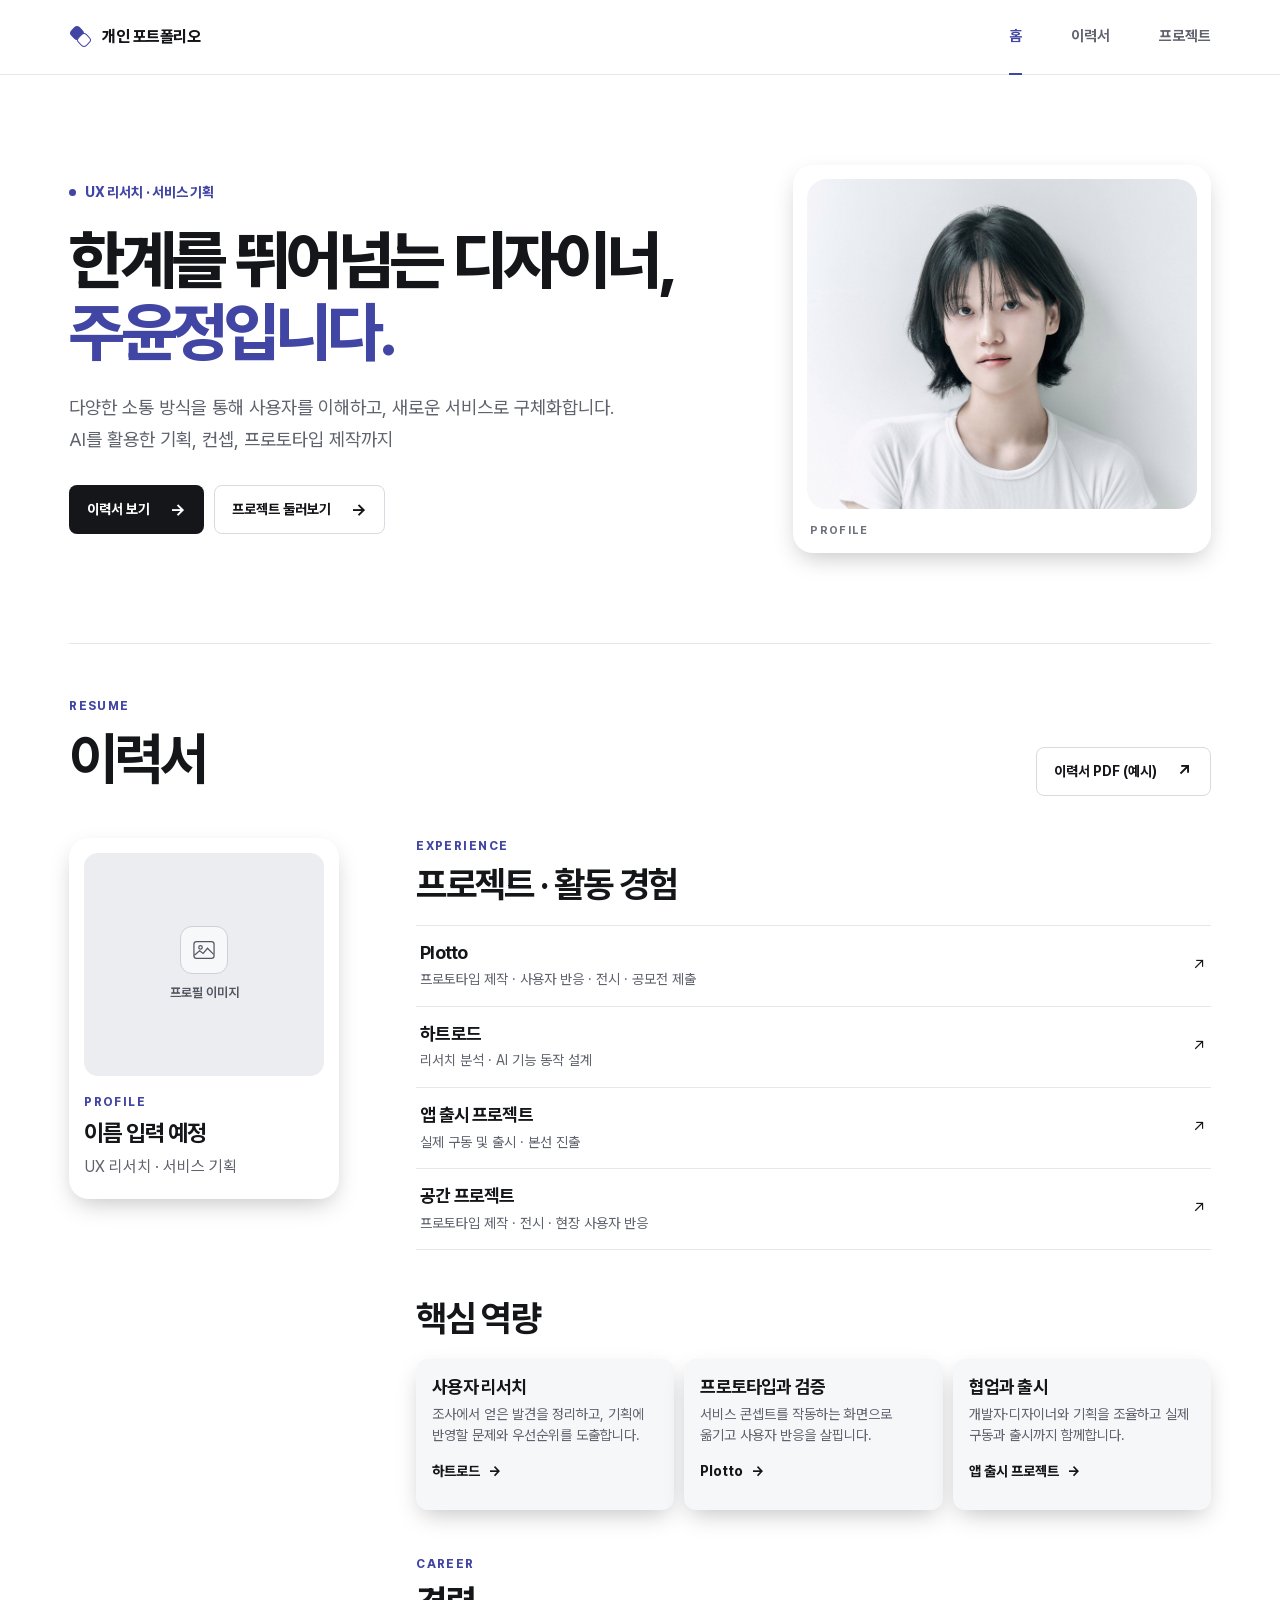
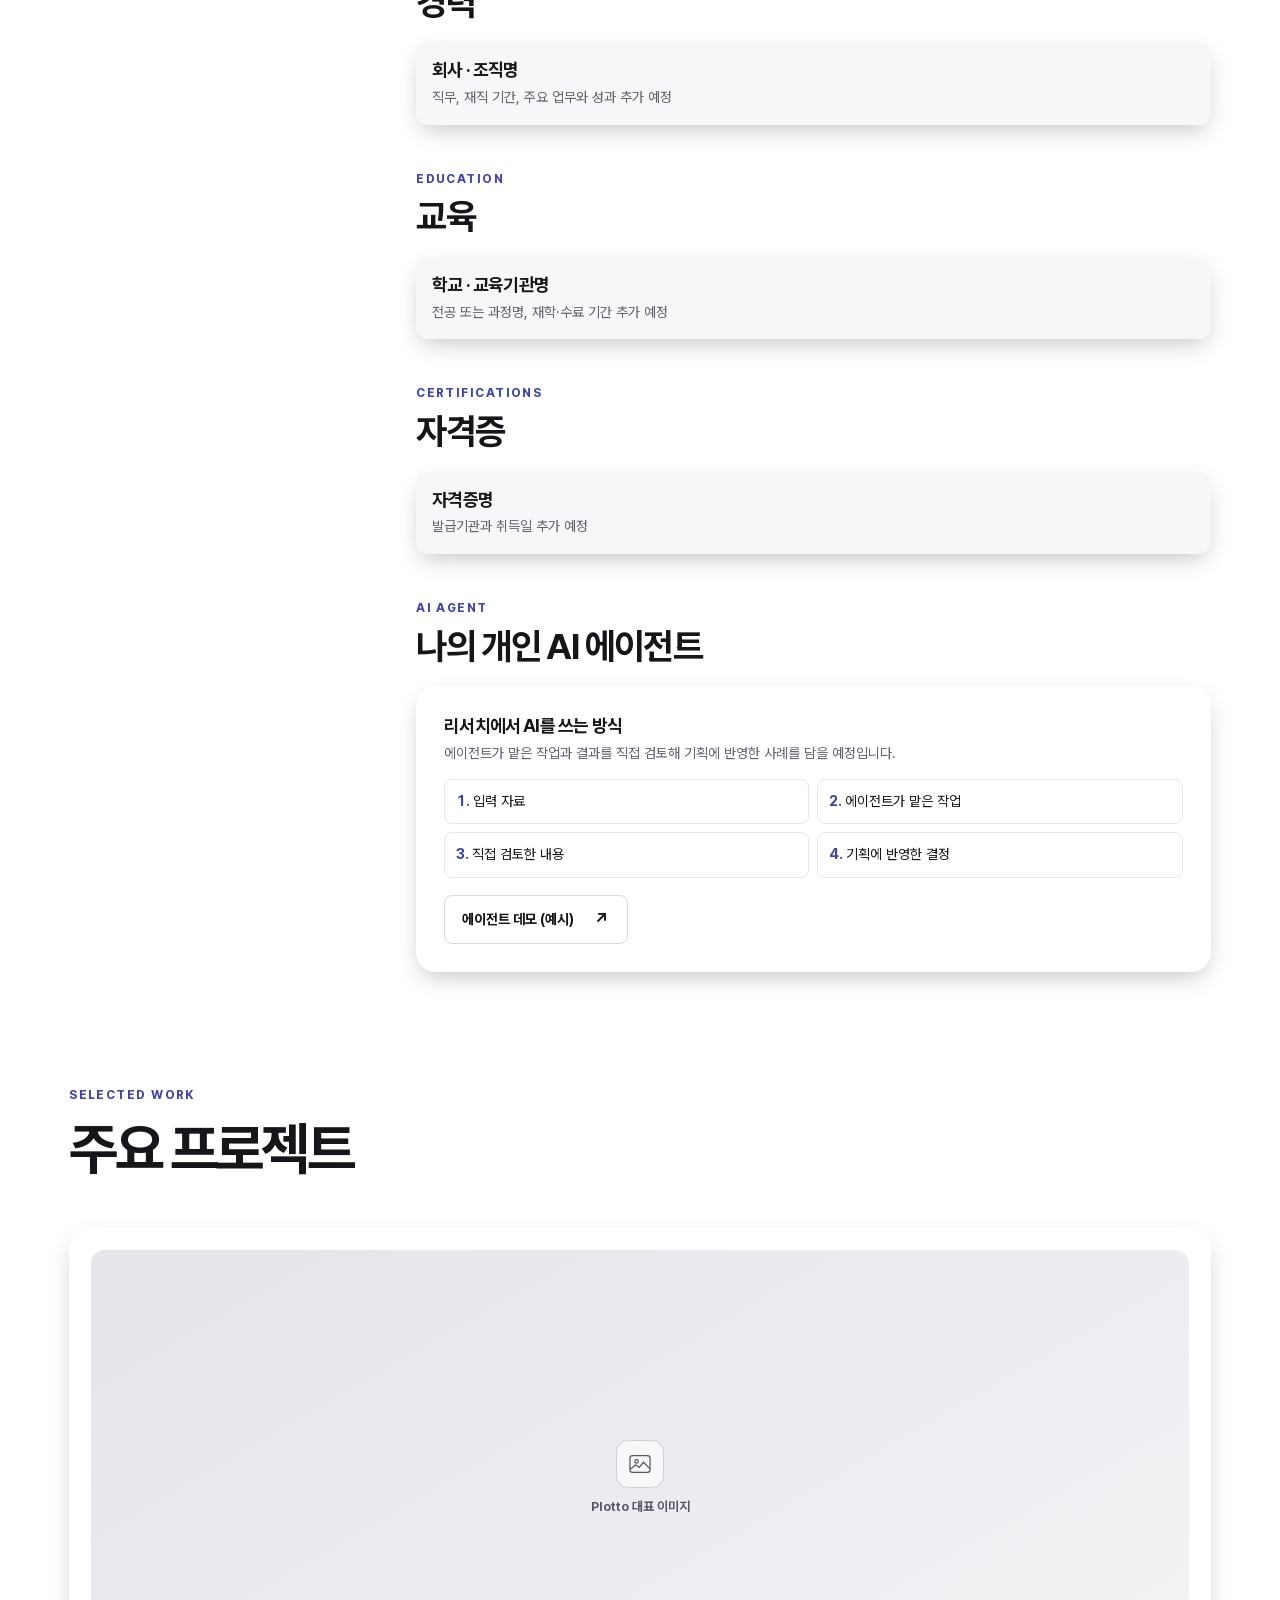
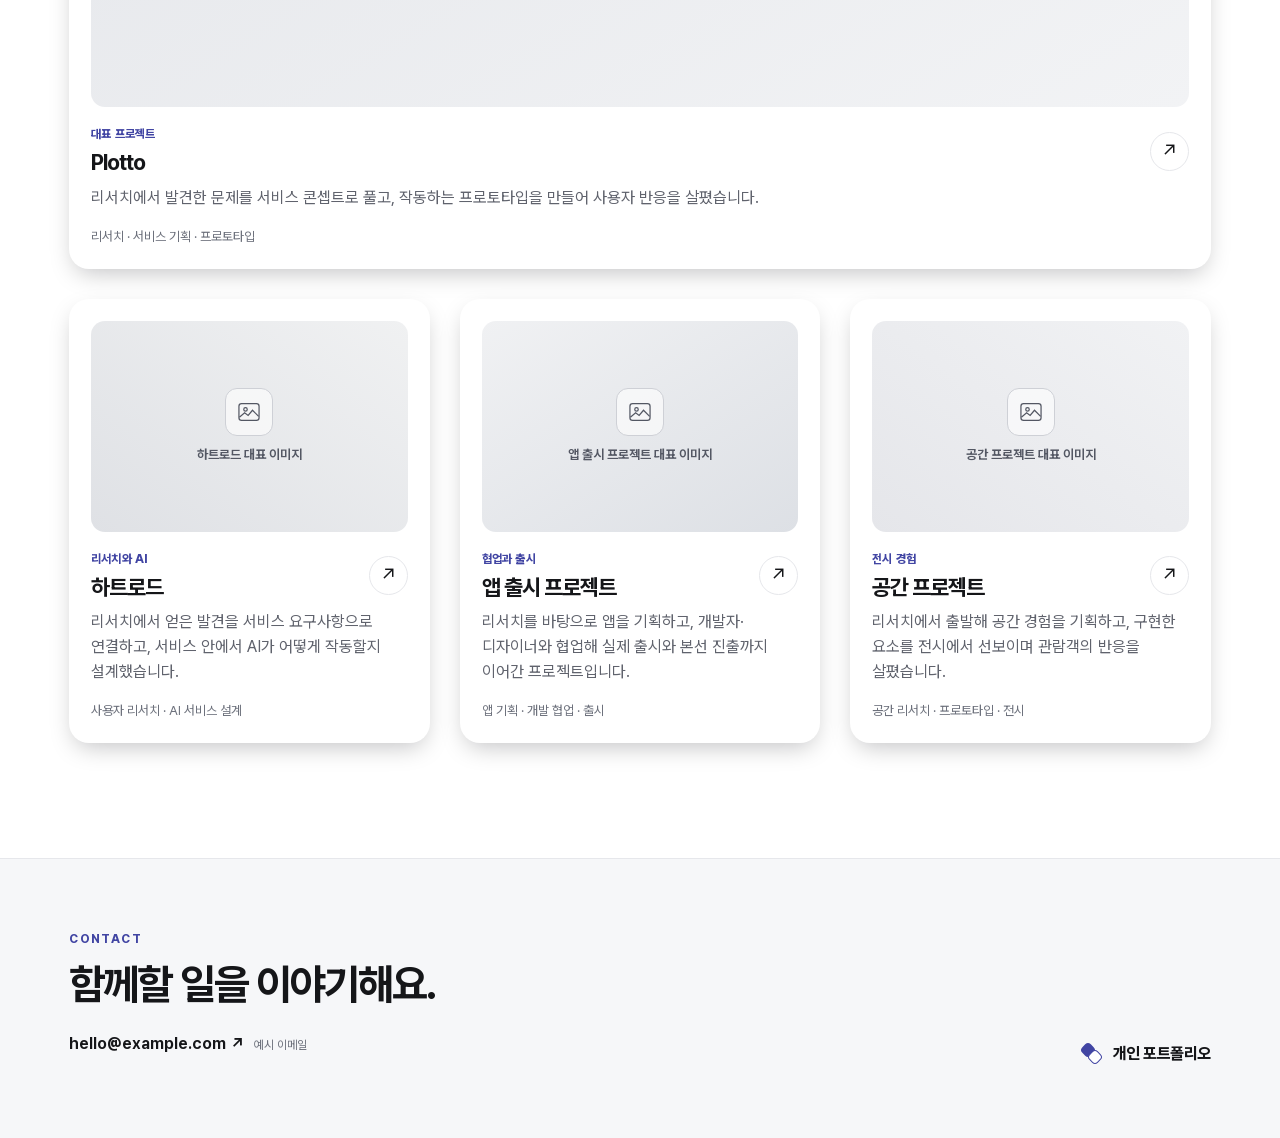
<file: index.html>
<!doctype html>
<html lang="ko">
<head>
  <meta charset="utf-8">
  <meta name="viewport" content="width=device-width, initial-scale=1">
  <meta name="description" content="리서치, 서비스 기획, 프로토타입과 협업 사례를 담은 개인 포트폴리오.">
  <title>개인 포트폴리오</title>
  <link rel="stylesheet" href="assets/styles.css">
</head>
<body>
  <a class="skip-link" href="#content">본문으로 바로가기</a>
  <header class="site-header">
    <div class="container header-inner">
      <a class="brand" href="index.html" aria-label="포트폴리오 홈"><span class="brand-mark" aria-hidden="true"></span><span>개인 포트폴리오</span></a>
      <nav aria-label="주 메뉴"><a href="index.html" aria-current="page">홈</a><a href="#resume">이력서</a><a href="#projects">프로젝트</a></nav>
    </div>
  </header>
  <main id="content">
    <!-- Intro -->
    <section class="container hero" aria-labelledby="hero-title">
      <div class="hero-copy">
        <p class="eyebrow hero-kicker"><span></span> UX 리서치 · 서비스 기획</p>
        <h1 id="hero-title">한계를 뛰어넘는 디자이너,<br><em>주윤정입니다.</em></h1>
        <p class="hero-description">다양한 소통 방식을 통해 사용자를 이해하고, 새로운 서비스로 구체화합니다.<br class="desktop-break"> AI를 활용한 기획, 컨셉, 프로토타입 제작까지</p>
        <div class="actions"><a class="button primary" href="#resume">이력서 보기 <span aria-hidden="true">→</span></a><a class="button secondary" href="#projects">프로젝트 둘러보기 <span aria-hidden="true">→</span></a></div>
      </div>
      <div class="hero-visual">
        <img class="portrait" src="assets/profile.jpg" alt="주윤정 프로필 사진">
        <div class="hero-caption"><span>PROFILE</span></div>
      </div>
    </section>

    <!-- Résumé -->
    <section id="resume" class="container home-resume" aria-labelledby="resume-title">
      <div class="section-heading resume-heading">
        <div>
          <p class="eyebrow">RESUME</p>
          <h2 id="resume-title">이력서</h2>
        </div>
        <a class="button external" href="https://example.com/">이력서 PDF (예시) <span aria-hidden="true">↗</span></a>
      </div>
      <div class="resume-layout">
        <aside class="resume-profile" aria-label="프로필">
          <div class="placeholder resume-portrait" role="img" aria-label="프로필 이미지 자리"><span class="placeholder-icon" aria-hidden="true"><svg viewBox="0 0 32 32" width="28" height="28" fill="none" stroke="currentColor" stroke-width="1.4"><rect x="4.5" y="6.5" width="23" height="19" rx="3"/><circle cx="12" cy="13" r="2"/><path d="m5 22 6-5 4 3 5-6 7 7"/></svg></span><span aria-hidden="true">프로필 이미지</span></div>
          <p class="eyebrow">PROFILE</p><h3>이름 입력 예정</h3><p>UX 리서치 · 서비스 기획</p>
        </aside>
        <div class="resume-main">
          <section class="resume-section">
            <p class="eyebrow">EXPERIENCE</p>
            <h3>프로젝트 · 활동 경험</h3>
            <div class="experience"><a href="plotto.html"><div><h4>Plotto</h4><p>프로토타입 제작 · 사용자 반응 · 전시 · 공모전 제출</p></div><span aria-hidden="true">↗</span></a><a href="heartroad.html"><div><h4>하트로드</h4><p>리서치 분석 · AI 기능 동작 설계</p></div><span aria-hidden="true">↗</span></a><a href="launch-project.html"><div><h4>앱 출시 프로젝트</h4><p>실제 구동 및 출시 · 본선 진출</p></div><span aria-hidden="true">↗</span></a><a href="space-project.html"><div><h4>공간 프로젝트</h4><p>프로토타입 제작 · 전시 · 현장 사용자 반응</p></div><span aria-hidden="true">↗</span></a></div>
          </section>
          <section class="resume-section">
            <h3>핵심 역량</h3>
            <div class="skills">
              <article><h4>사용자 리서치</h4><p>조사에서 얻은 발견을 정리하고, 기획에 반영할 문제와 우선순위를 도출합니다.</p><a class="text-link" href="heartroad.html">하트로드 <span aria-hidden="true">→</span></a></article>
              <article><h4>프로토타입과 검증</h4><p>서비스 콘셉트를 작동하는 화면으로 옮기고 사용자 반응을 살핍니다.</p><a class="text-link" href="plotto.html">Plotto <span aria-hidden="true">→</span></a></article>
              <article><h4>협업과 출시</h4><p>개발자·디자이너와 기획을 조율하고 실제 구동과 출시까지 함께합니다.</p><a class="text-link" href="launch-project.html">앱 출시 프로젝트 <span aria-hidden="true">→</span></a></article>
            </div>
          </section>
          <section class="resume-section">
            <p class="eyebrow">CAREER</p>
            <h3>경력</h3>
            <div class="pending resume-entry">
              <h4>회사 · 조직명</h4>
              <p>직무, 재직 기간, 주요 업무와 성과 추가 예정</p>
            </div>
          </section>
          <section class="resume-section">
            <p class="eyebrow">EDUCATION</p>
            <h3>교육</h3>
            <div class="pending resume-entry">
              <h4>학교 · 교육기관명</h4>
              <p>전공 또는 과정명, 재학·수료 기간 추가 예정</p>
            </div>
          </section>
          <section class="resume-section">
            <p class="eyebrow">CERTIFICATIONS</p>
            <h3>자격증</h3>
            <div class="pending resume-entry">
              <h4>자격증명</h4>
              <p>발급기관과 취득일 추가 예정</p>
            </div>
          </section>
          <section class="resume-section">
            <p class="eyebrow">AI AGENT</p>
            <h3>나의 개인 AI 에이전트</h3>
            <div class="agent-card">
              <h4>리서치에서 AI를 쓰는 방식</h4>
              <p>에이전트가 맡은 작업과 결과를 직접 검토해 기획에 반영한 사례를 담을 예정입니다.</p>
              <ol class="workflow">
                <li>입력 자료</li>
                <li>에이전트가 맡은 작업</li>
                <li>직접 검토한 내용</li>
                <li>기획에 반영한 결정</li>
              </ol>
              <a class="button external" href="https://example.com/">에이전트 데모 (예시) <span aria-hidden="true">↗</span></a>
            </div>
          </section>
        </div>
      </div>
    </section>

    <!-- Selected projects -->
    <section id="projects" class="container section selected" aria-labelledby="selected-title">
      <div class="section-heading"><div><p class="eyebrow">SELECTED WORK</p><h2 id="selected-title">주요 프로젝트</h2></div></div>
      <div class="project-grid"><article class="project-card featured">
  <a href="plotto.html" aria-label="Plotto 상세 보기">
    <div class="placeholder cover cover-plotto" role="img" aria-label="Plotto 대표 이미지 자리"><span class="placeholder-icon" aria-hidden="true"><svg viewBox="0 0 32 32" width="28" height="28" fill="none" stroke="currentColor" stroke-width="1.4"><rect x="4.5" y="6.5" width="23" height="19" rx="3"/><circle cx="12" cy="13" r="2"/><path d="m5 22 6-5 4 3 5-6 7 7"/></svg></span><span aria-hidden="true">Plotto 대표 이미지</span></div>
    <div class="card-copy">
      <div><p class="eyebrow card-label">대표 프로젝트</p><h3>Plotto</h3></div>
      <span class="card-arrow" aria-hidden="true">↗</span>
    </div>
    <p class="card-summary">리서치에서 발견한 문제를 서비스 콘셉트로 풀고, 작동하는 프로토타입을 만들어 사용자 반응을 살폈습니다.</p>
    <p class="card-kind">리서치 · 서비스 기획 · 프로토타입</p>
  </a>
</article><article class="project-card ">
  <a href="heartroad.html" aria-label="하트로드 상세 보기">
    <div class="placeholder cover cover-heartroad" role="img" aria-label="하트로드 대표 이미지 자리"><span class="placeholder-icon" aria-hidden="true"><svg viewBox="0 0 32 32" width="28" height="28" fill="none" stroke="currentColor" stroke-width="1.4"><rect x="4.5" y="6.5" width="23" height="19" rx="3"/><circle cx="12" cy="13" r="2"/><path d="m5 22 6-5 4 3 5-6 7 7"/></svg></span><span aria-hidden="true">하트로드 대표 이미지</span></div>
    <div class="card-copy">
      <div><p class="eyebrow card-label">리서치와 AI</p><h3>하트로드</h3></div>
      <span class="card-arrow" aria-hidden="true">↗</span>
    </div>
    <p class="card-summary">리서치에서 얻은 발견을 서비스 요구사항으로 연결하고, 서비스 안에서 AI가 어떻게 작동할지 설계했습니다.</p>
    <p class="card-kind">사용자 리서치 · AI 서비스 설계</p>
  </a>
</article><article class="project-card ">
  <a href="launch-project.html" aria-label="앱 출시 프로젝트 상세 보기">
    <div class="placeholder cover cover-launch-project" role="img" aria-label="앱 출시 프로젝트 대표 이미지 자리"><span class="placeholder-icon" aria-hidden="true"><svg viewBox="0 0 32 32" width="28" height="28" fill="none" stroke="currentColor" stroke-width="1.4"><rect x="4.5" y="6.5" width="23" height="19" rx="3"/><circle cx="12" cy="13" r="2"/><path d="m5 22 6-5 4 3 5-6 7 7"/></svg></span><span aria-hidden="true">앱 출시 프로젝트 대표 이미지</span></div>
    <div class="card-copy">
      <div><p class="eyebrow card-label">협업과 출시</p><h3>앱 출시 프로젝트</h3></div>
      <span class="card-arrow" aria-hidden="true">↗</span>
    </div>
    <p class="card-summary">리서치를 바탕으로 앱을 기획하고, 개발자·디자이너와 협업해 실제 출시와 본선 진출까지 이어간 프로젝트입니다.</p>
    <p class="card-kind">앱 기획 · 개발 협업 · 출시</p>
  </a>
</article>
<article class="project-card ">
  <a href="space-project.html" aria-label="공간 프로젝트 상세 보기">
    <div class="placeholder cover cover-space-project" role="img" aria-label="공간 프로젝트 대표 이미지 자리"><span class="placeholder-icon" aria-hidden="true"><svg viewBox="0 0 32 32" width="28" height="28" fill="none" stroke="currentColor" stroke-width="1.4"><rect x="4.5" y="6.5" width="23" height="19" rx="3"/><circle cx="12" cy="13" r="2"/><path d="m5 22 6-5 4 3 5-6 7 7"/></svg></span><span aria-hidden="true">공간 프로젝트 대표 이미지</span></div>
    <div class="card-copy">
      <div><p class="eyebrow card-label">전시 경험</p><h3>공간 프로젝트</h3></div>
      <span class="card-arrow" aria-hidden="true">↗</span>
    </div>
    <p class="card-summary">리서치에서 출발해 공간 경험을 기획하고, 구현한 요소를 전시에서 선보이며 관람객의 반응을 살폈습니다.</p>
    <p class="card-kind">공간 리서치 · 프로토타입 · 전시</p>
  </a>
</article></div>
    </section>
  </main>
  <!-- Contact -->
  <footer class="site-footer">
    <div class="container footer-inner">
      <div><p class="eyebrow">CONTACT</p><h2>함께할 일을 이야기해요.</h2><a class="email" href="mailto:hello@example.com">hello@example.com <span aria-hidden="true">↗</span></a><span class="example">예시 이메일</span></div>
      <a class="footer-brand brand" href="index.html"><span class="brand-mark" aria-hidden="true"></span><span>개인 포트폴리오</span></a>
    </div>
  </footer>
</body>
</html>
</file>
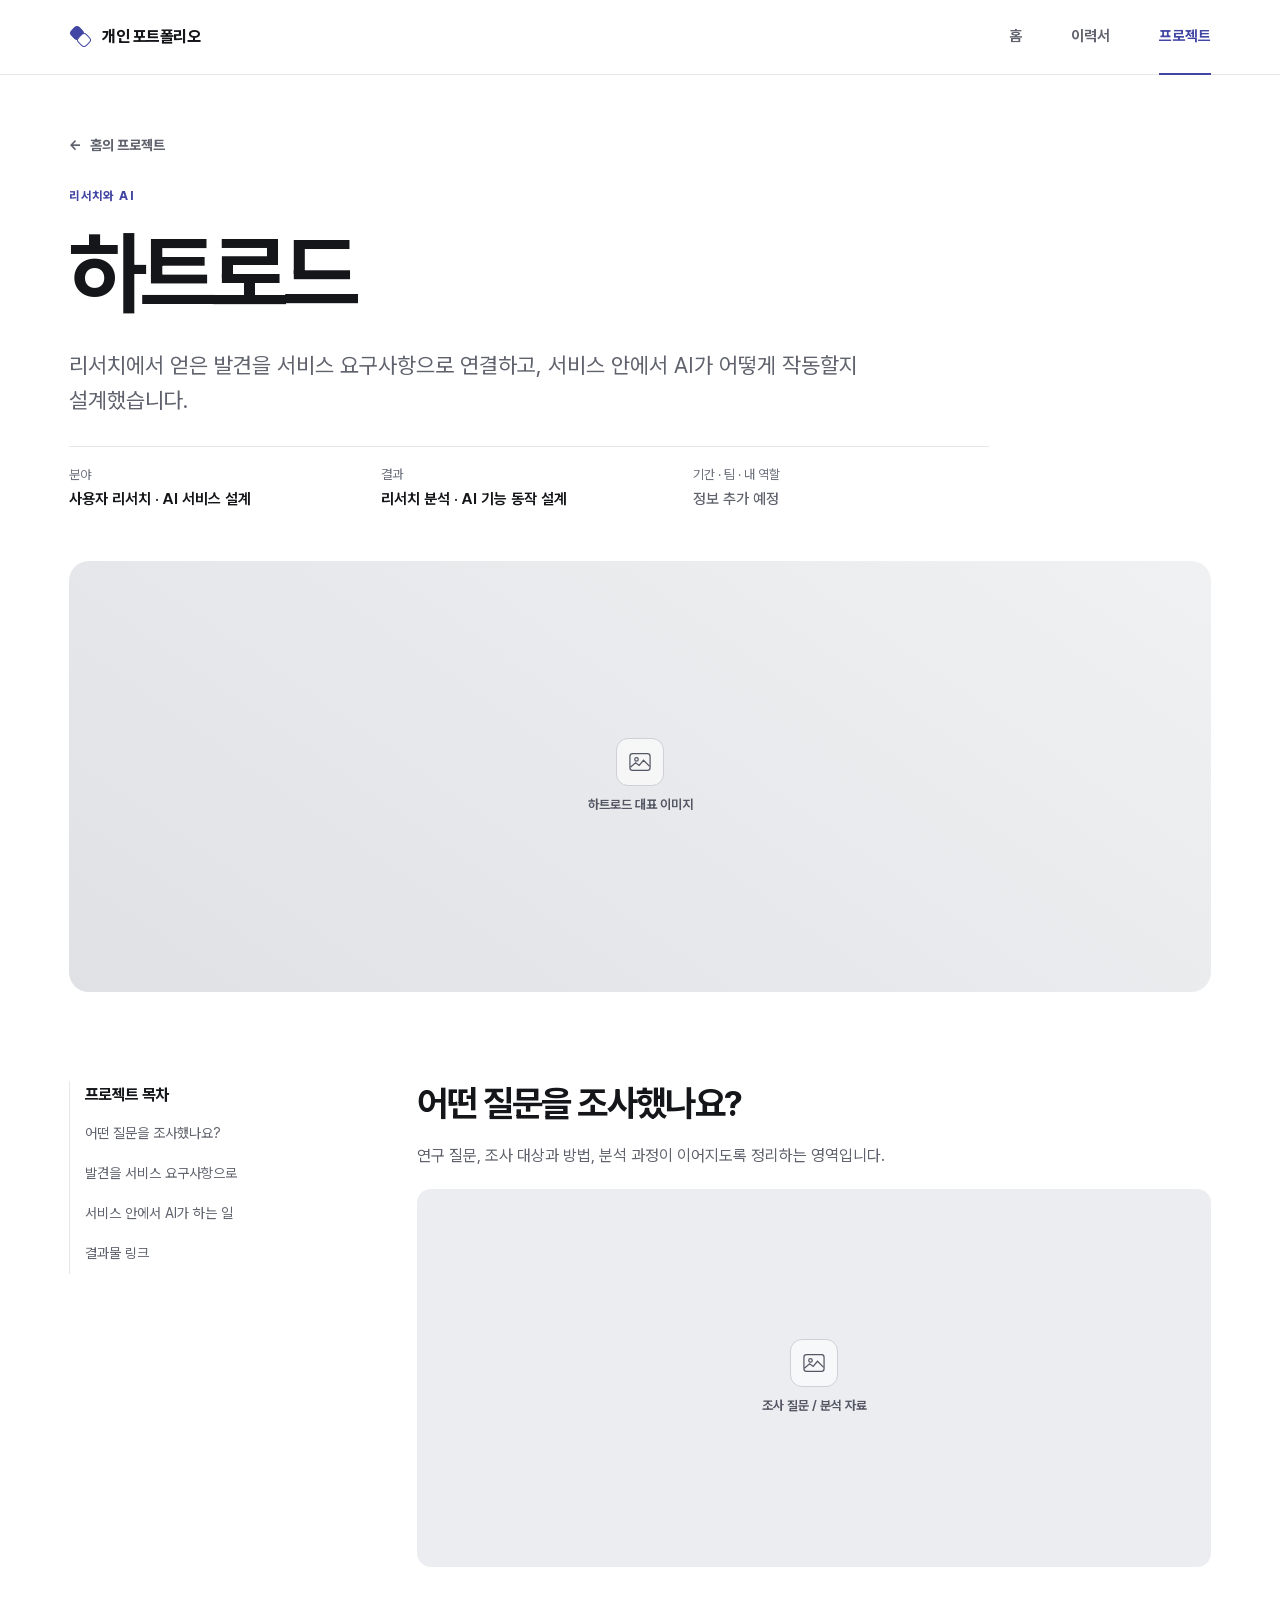
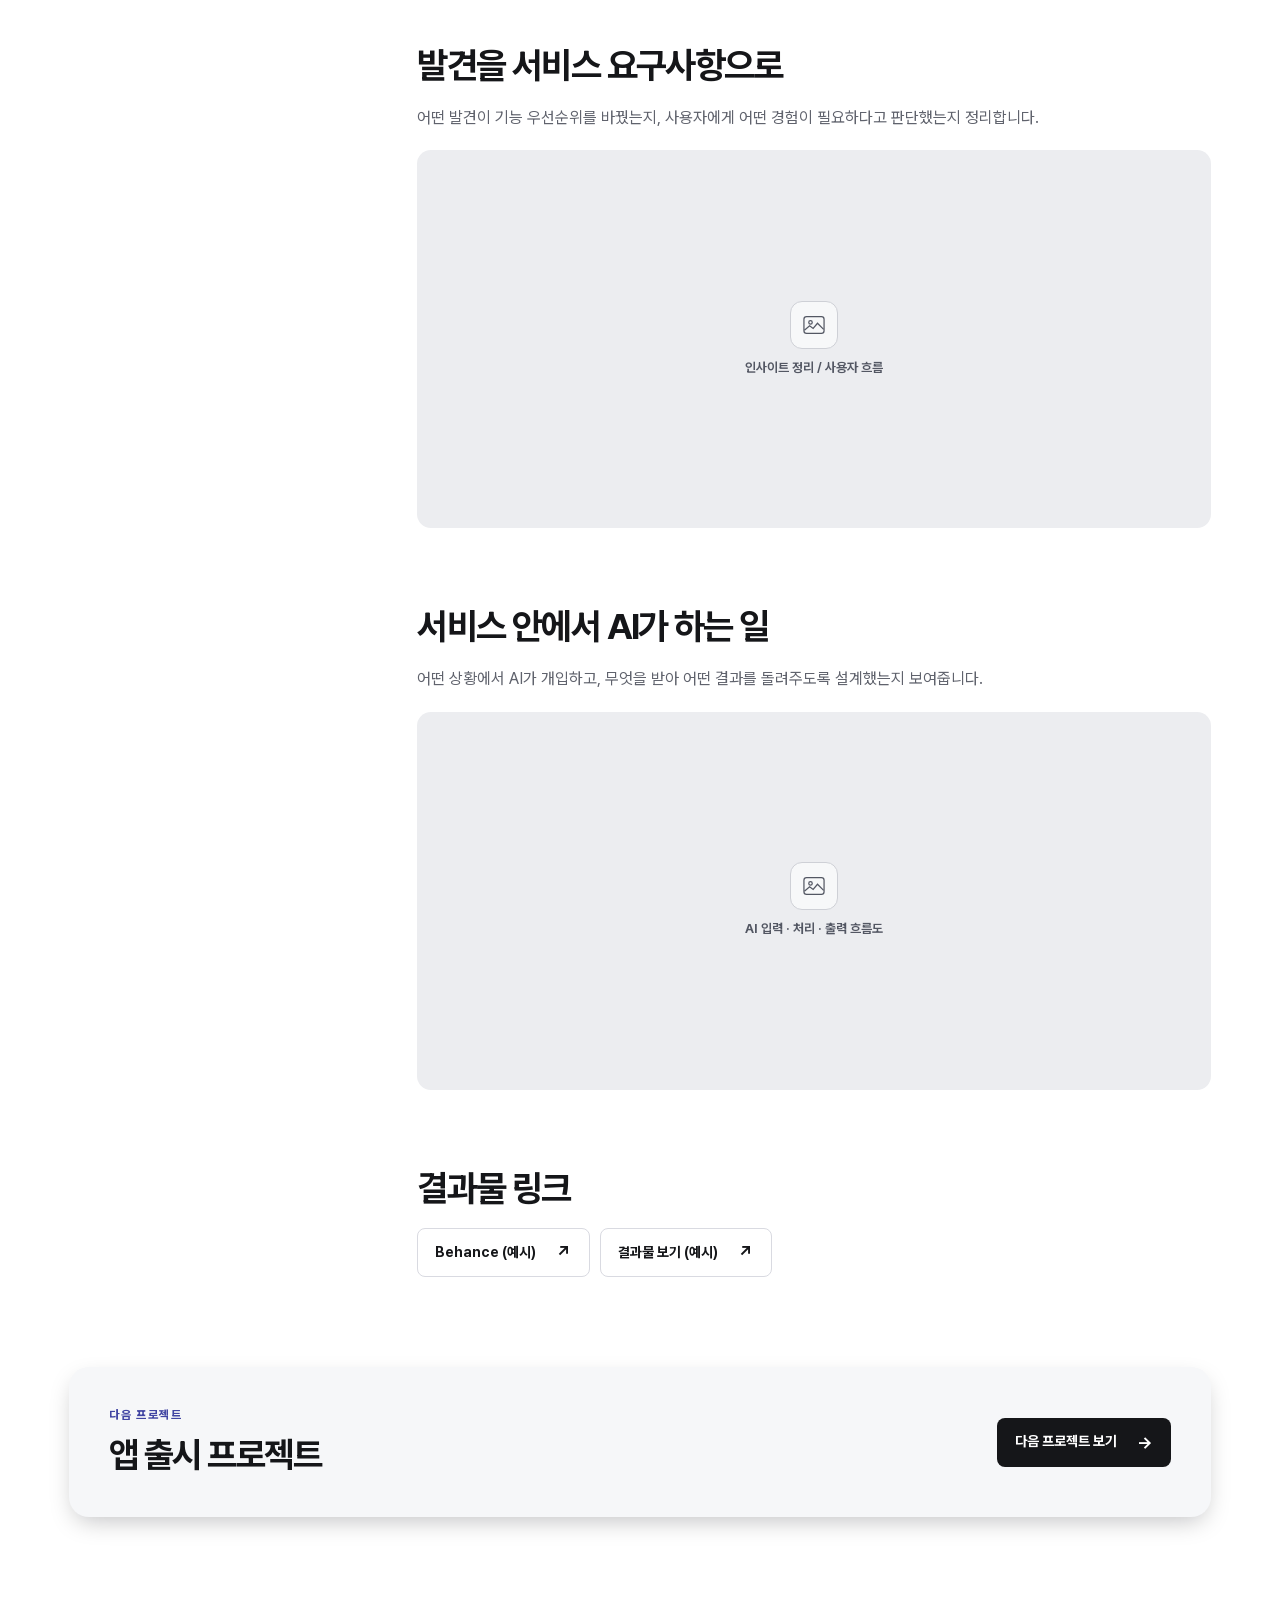
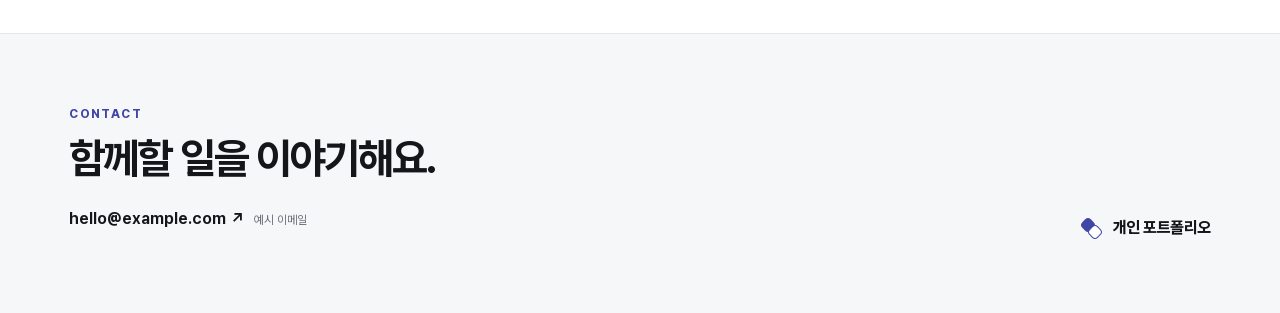
<file: heartroad.html>
<!doctype html>
<html lang="ko">
<head>
  <meta charset="utf-8">
  <meta name="viewport" content="width=device-width, initial-scale=1">
  <meta name="description" content="리서치, 서비스 기획, 프로토타입과 협업 사례를 담은 개인 포트폴리오.">
  <title>하트로드 | 개인 포트폴리오</title>
  <link rel="stylesheet" href="assets/styles.css">
</head>
<body>
  <a class="skip-link" href="#content">본문으로 바로가기</a>
  <header class="site-header">
    <div class="container header-inner">
      <a class="brand" href="index.html" aria-label="포트폴리오 홈"><span class="brand-mark" aria-hidden="true"></span><span>개인 포트폴리오</span></a>
      <nav aria-label="주 메뉴"><a href="index.html">홈</a><a href="index.html#resume">이력서</a><a href="index.html#projects" class="active">프로젝트</a></nav>
    </div>
  </header>
  <main id="content">
    <div class="container">
      <a class="back-link" href="index.html#projects"><span aria-hidden="true">←</span> 홈의 프로젝트</a>
      <header class="detail-intro">
        <p class="eyebrow">리서치와 AI</p><h1>하트로드</h1><p class="lede">리서치에서 얻은 발견을 서비스 요구사항으로 연결하고, 서비스 안에서 AI가 어떻게 작동할지 설계했습니다.</p>
        <dl class="metadata"><div><dt>분야</dt><dd>사용자 리서치 · AI 서비스 설계</dd></div><div><dt>결과</dt><dd>리서치 분석 · AI 기능 동작 설계</dd></div><div><dt>기간 · 팀 · 내 역할</dt><dd class="muted">정보 추가 예정</dd></div></dl>
      </header>
      <div class="placeholder detail-cover cover-heartroad" role="img" aria-label="하트로드 대표 이미지 자리"><span class="placeholder-icon" aria-hidden="true"><svg viewBox="0 0 32 32" width="28" height="28" fill="none" stroke="currentColor" stroke-width="1.4"><rect x="4.5" y="6.5" width="23" height="19" rx="3"/><circle cx="12" cy="13" r="2"/><path d="m5 22 6-5 4 3 5-6 7 7"/></svg></span><span aria-hidden="true">하트로드 대표 이미지</span></div>
      <div class="case-layout">
        <nav class="case-nav" aria-label="프로젝트 목차"><h2>프로젝트 목차</h2><a href="#step-1">어떤 질문을 조사했나요?</a><a href="#step-2">발견을 서비스 요구사항으로</a><a href="#step-3">서비스 안에서 AI가 하는 일</a><a href="#materials">결과물 링크</a></nav>
        <div class="case-body">
          <section id="step-1" class="case-section"><h2>어떤 질문을 조사했나요?</h2><p>연구 질문, 조사 대상과 방법, 분석 과정이 이어지도록 정리하는 영역입니다.</p><div class="placeholder case-media" role="img" aria-label="조사 질문 / 분석 자료 자리"><span class="placeholder-icon" aria-hidden="true"><svg viewBox="0 0 32 32" width="28" height="28" fill="none" stroke="currentColor" stroke-width="1.4"><rect x="4.5" y="6.5" width="23" height="19" rx="3"/><circle cx="12" cy="13" r="2"/><path d="m5 22 6-5 4 3 5-6 7 7"/></svg></span><span aria-hidden="true">조사 질문 / 분석 자료</span></div></section><section id="step-2" class="case-section"><h2>발견을 서비스 요구사항으로</h2><p>어떤 발견이 기능 우선순위를 바꿨는지, 사용자에게 어떤 경험이 필요하다고 판단했는지 정리합니다.</p><div class="placeholder case-media" role="img" aria-label="인사이트 정리 / 사용자 흐름 자리"><span class="placeholder-icon" aria-hidden="true"><svg viewBox="0 0 32 32" width="28" height="28" fill="none" stroke="currentColor" stroke-width="1.4"><rect x="4.5" y="6.5" width="23" height="19" rx="3"/><circle cx="12" cy="13" r="2"/><path d="m5 22 6-5 4 3 5-6 7 7"/></svg></span><span aria-hidden="true">인사이트 정리 / 사용자 흐름</span></div></section><section id="step-3" class="case-section"><h2>서비스 안에서 AI가 하는 일</h2><p>어떤 상황에서 AI가 개입하고, 무엇을 받아 어떤 결과를 돌려주도록 설계했는지 보여줍니다.</p><div class="placeholder case-media" role="img" aria-label="AI 입력 · 처리 · 출력 흐름도 자리"><span class="placeholder-icon" aria-hidden="true"><svg viewBox="0 0 32 32" width="28" height="28" fill="none" stroke="currentColor" stroke-width="1.4"><rect x="4.5" y="6.5" width="23" height="19" rx="3"/><circle cx="12" cy="13" r="2"/><path d="m5 22 6-5 4 3 5-6 7 7"/></svg></span><span aria-hidden="true">AI 입력 · 처리 · 출력 흐름도</span></div></section>
          <section id="materials" class="case-section"><h2>결과물 링크</h2><div class="actions"><a class="button external" href="https://example.com/">Behance (예시) <span aria-hidden="true">↗</span></a><a class="button external" href="https://example.com/">결과물 보기 (예시) <span aria-hidden="true">↗</span></a></div></section>
        </div>
      </div>
      <section class="next-band"><div><p class="eyebrow">다음 프로젝트</p><h2>앱 출시 프로젝트</h2></div><a class="button primary" href="launch-project.html">다음 프로젝트 보기 <span aria-hidden="true">→</span></a></section>
    </div>
  </main>
  <footer class="site-footer">
    <div class="container footer-inner">
      <div><p class="eyebrow">CONTACT</p><h2>함께할 일을 이야기해요.</h2><a class="email" href="mailto:hello@example.com">hello@example.com <span aria-hidden="true">↗</span></a><span class="example">예시 이메일</span></div>
      <a class="footer-brand brand" href="index.html"><span class="brand-mark" aria-hidden="true"></span><span>개인 포트폴리오</span></a>
    </div>
  </footer>
</body>
</html>
</file>
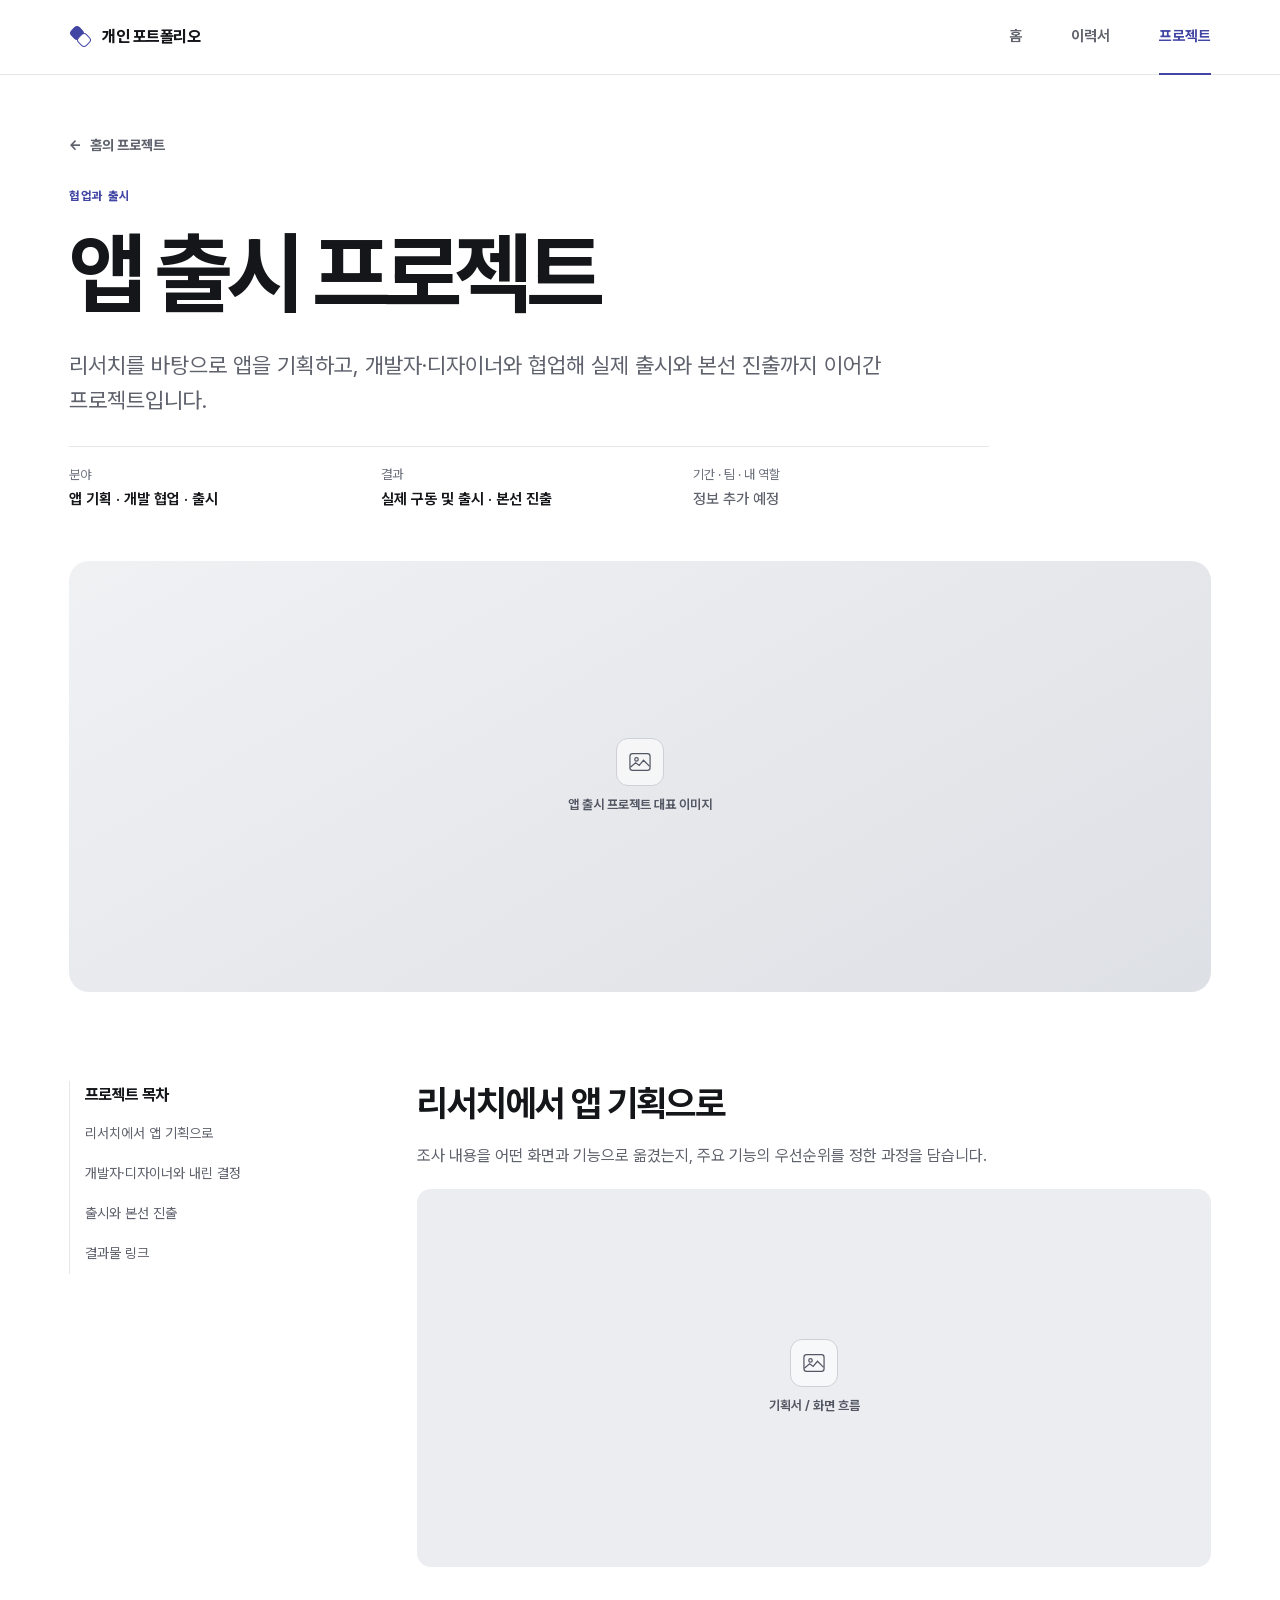
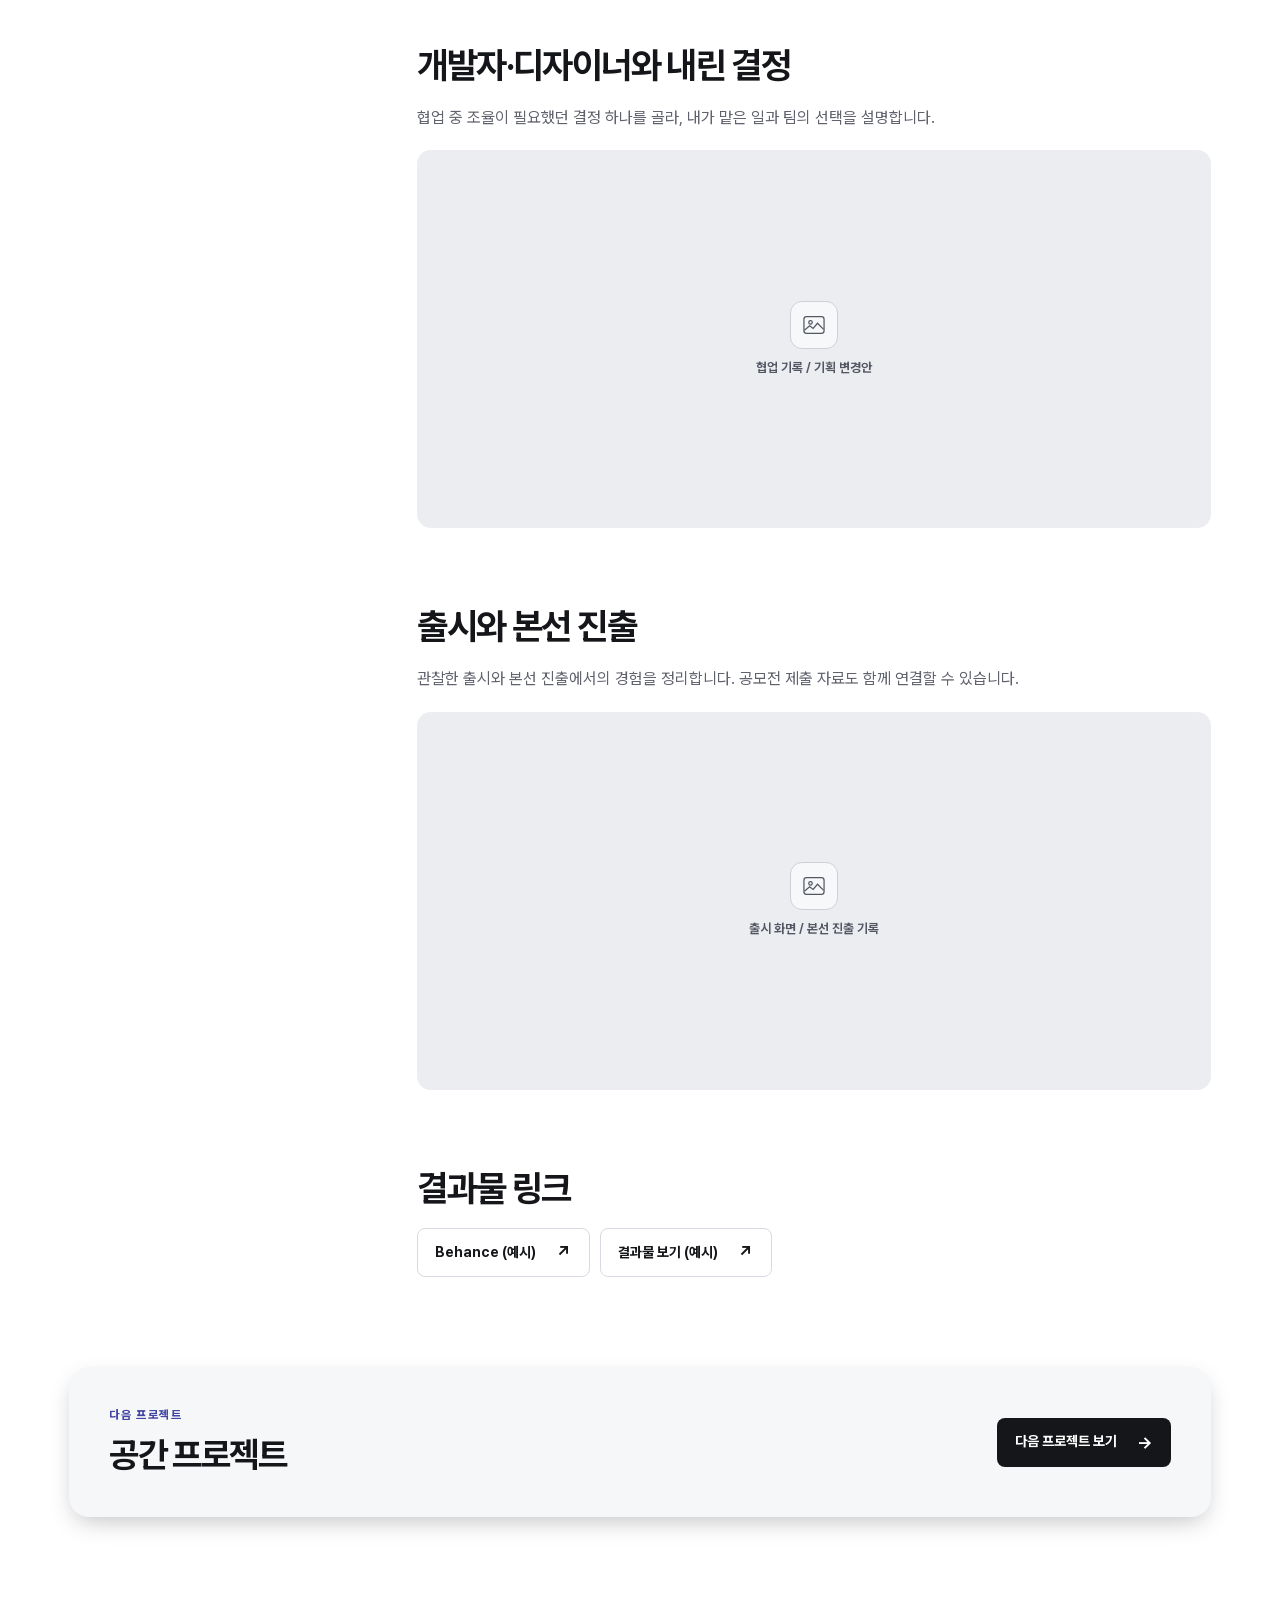
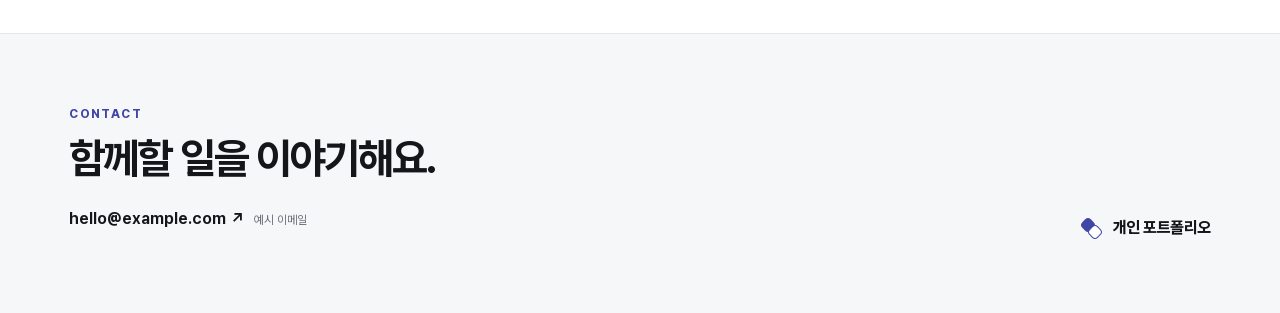
<file: launch-project.html>
<!doctype html>
<html lang="ko">
<head>
  <meta charset="utf-8">
  <meta name="viewport" content="width=device-width, initial-scale=1">
  <meta name="description" content="리서치, 서비스 기획, 프로토타입과 협업 사례를 담은 개인 포트폴리오.">
  <title>앱 출시 프로젝트 | 개인 포트폴리오</title>
  <link rel="stylesheet" href="assets/styles.css">
</head>
<body>
  <a class="skip-link" href="#content">본문으로 바로가기</a>
  <header class="site-header">
    <div class="container header-inner">
      <a class="brand" href="index.html" aria-label="포트폴리오 홈"><span class="brand-mark" aria-hidden="true"></span><span>개인 포트폴리오</span></a>
      <nav aria-label="주 메뉴"><a href="index.html">홈</a><a href="index.html#resume">이력서</a><a href="index.html#projects" class="active">프로젝트</a></nav>
    </div>
  </header>
  <main id="content">
    <div class="container">
      <a class="back-link" href="index.html#projects"><span aria-hidden="true">←</span> 홈의 프로젝트</a>
      <header class="detail-intro">
        <p class="eyebrow">협업과 출시</p><h1>앱 출시 프로젝트</h1><p class="lede">리서치를 바탕으로 앱을 기획하고, 개발자·디자이너와 협업해 실제 출시와 본선 진출까지 이어간 프로젝트입니다.</p>
        <dl class="metadata"><div><dt>분야</dt><dd>앱 기획 · 개발 협업 · 출시</dd></div><div><dt>결과</dt><dd>실제 구동 및 출시 · 본선 진출</dd></div><div><dt>기간 · 팀 · 내 역할</dt><dd class="muted">정보 추가 예정</dd></div></dl>
      </header>
      <div class="placeholder detail-cover cover-launch-project" role="img" aria-label="앱 출시 프로젝트 대표 이미지 자리"><span class="placeholder-icon" aria-hidden="true"><svg viewBox="0 0 32 32" width="28" height="28" fill="none" stroke="currentColor" stroke-width="1.4"><rect x="4.5" y="6.5" width="23" height="19" rx="3"/><circle cx="12" cy="13" r="2"/><path d="m5 22 6-5 4 3 5-6 7 7"/></svg></span><span aria-hidden="true">앱 출시 프로젝트 대표 이미지</span></div>
      <div class="case-layout">
        <nav class="case-nav" aria-label="프로젝트 목차"><h2>프로젝트 목차</h2><a href="#step-1">리서치에서 앱 기획으로</a><a href="#step-2">개발자·디자이너와 내린 결정</a><a href="#step-3">출시와 본선 진출</a><a href="#materials">결과물 링크</a></nav>
        <div class="case-body">
          <section id="step-1" class="case-section"><h2>리서치에서 앱 기획으로</h2><p>조사 내용을 어떤 화면과 기능으로 옮겼는지, 주요 기능의 우선순위를 정한 과정을 담습니다.</p><div class="placeholder case-media" role="img" aria-label="기획서 / 화면 흐름 자리"><span class="placeholder-icon" aria-hidden="true"><svg viewBox="0 0 32 32" width="28" height="28" fill="none" stroke="currentColor" stroke-width="1.4"><rect x="4.5" y="6.5" width="23" height="19" rx="3"/><circle cx="12" cy="13" r="2"/><path d="m5 22 6-5 4 3 5-6 7 7"/></svg></span><span aria-hidden="true">기획서 / 화면 흐름</span></div></section><section id="step-2" class="case-section"><h2>개발자·디자이너와 내린 결정</h2><p>협업 중 조율이 필요했던 결정 하나를 골라, 내가 맡은 일과 팀의 선택을 설명합니다.</p><div class="placeholder case-media" role="img" aria-label="협업 기록 / 기획 변경안 자리"><span class="placeholder-icon" aria-hidden="true"><svg viewBox="0 0 32 32" width="28" height="28" fill="none" stroke="currentColor" stroke-width="1.4"><rect x="4.5" y="6.5" width="23" height="19" rx="3"/><circle cx="12" cy="13" r="2"/><path d="m5 22 6-5 4 3 5-6 7 7"/></svg></span><span aria-hidden="true">협업 기록 / 기획 변경안</span></div></section><section id="step-3" class="case-section"><h2>출시와 본선 진출</h2><p>관찰한 출시와 본선 진출에서의 경험을 정리합니다. 공모전 제출 자료도 함께 연결할 수 있습니다.</p><div class="placeholder case-media" role="img" aria-label="출시 화면 / 본선 진출 기록 자리"><span class="placeholder-icon" aria-hidden="true"><svg viewBox="0 0 32 32" width="28" height="28" fill="none" stroke="currentColor" stroke-width="1.4"><rect x="4.5" y="6.5" width="23" height="19" rx="3"/><circle cx="12" cy="13" r="2"/><path d="m5 22 6-5 4 3 5-6 7 7"/></svg></span><span aria-hidden="true">출시 화면 / 본선 진출 기록</span></div></section>
          <section id="materials" class="case-section"><h2>결과물 링크</h2><div class="actions"><a class="button external" href="https://example.com/">Behance (예시) <span aria-hidden="true">↗</span></a><a class="button external" href="https://example.com/">결과물 보기 (예시) <span aria-hidden="true">↗</span></a></div></section>
        </div>
      </div>
      <section class="next-band"><div><p class="eyebrow">다음 프로젝트</p><h2>공간 프로젝트</h2></div><a class="button primary" href="space-project.html">다음 프로젝트 보기 <span aria-hidden="true">→</span></a></section>
    </div>
  </main>
  <footer class="site-footer">
    <div class="container footer-inner">
      <div><p class="eyebrow">CONTACT</p><h2>함께할 일을 이야기해요.</h2><a class="email" href="mailto:hello@example.com">hello@example.com <span aria-hidden="true">↗</span></a><span class="example">예시 이메일</span></div>
      <a class="footer-brand brand" href="index.html"><span class="brand-mark" aria-hidden="true"></span><span>개인 포트폴리오</span></a>
    </div>
  </footer>
</body>
</html>
</file>
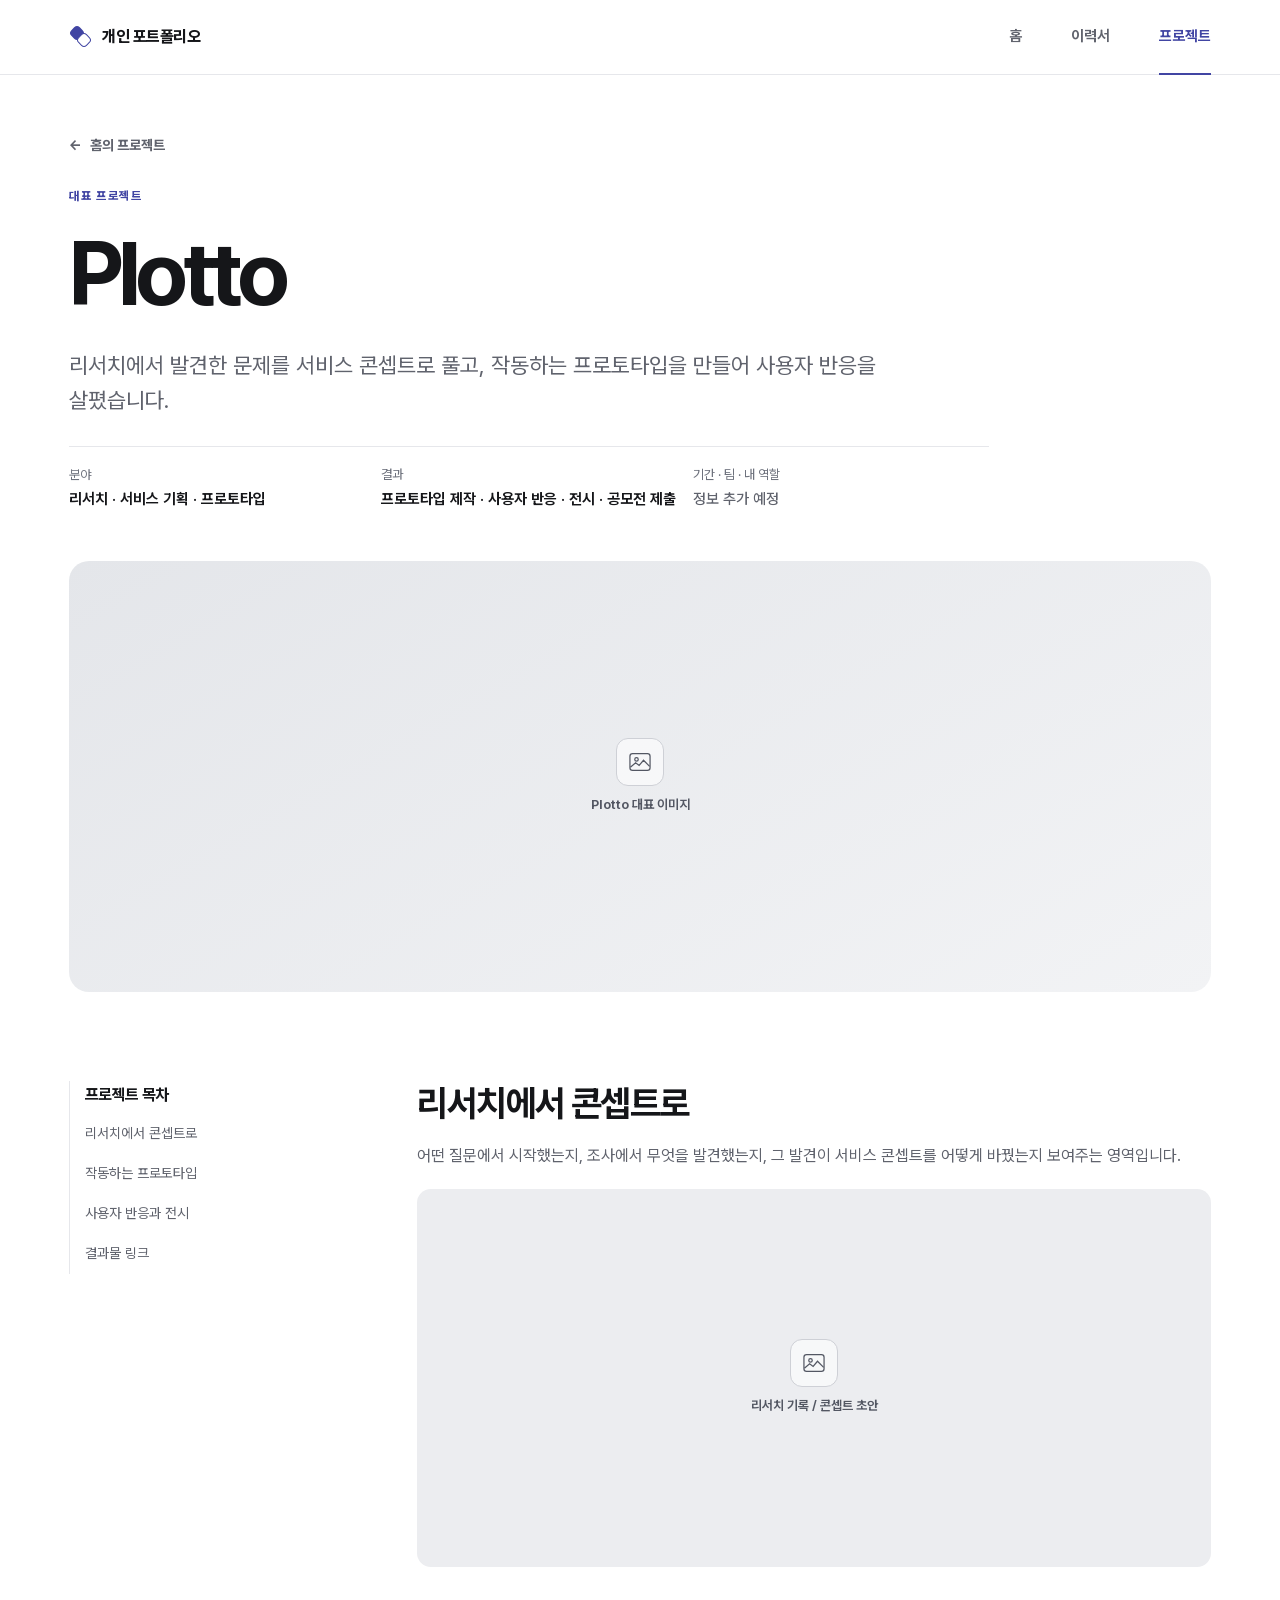
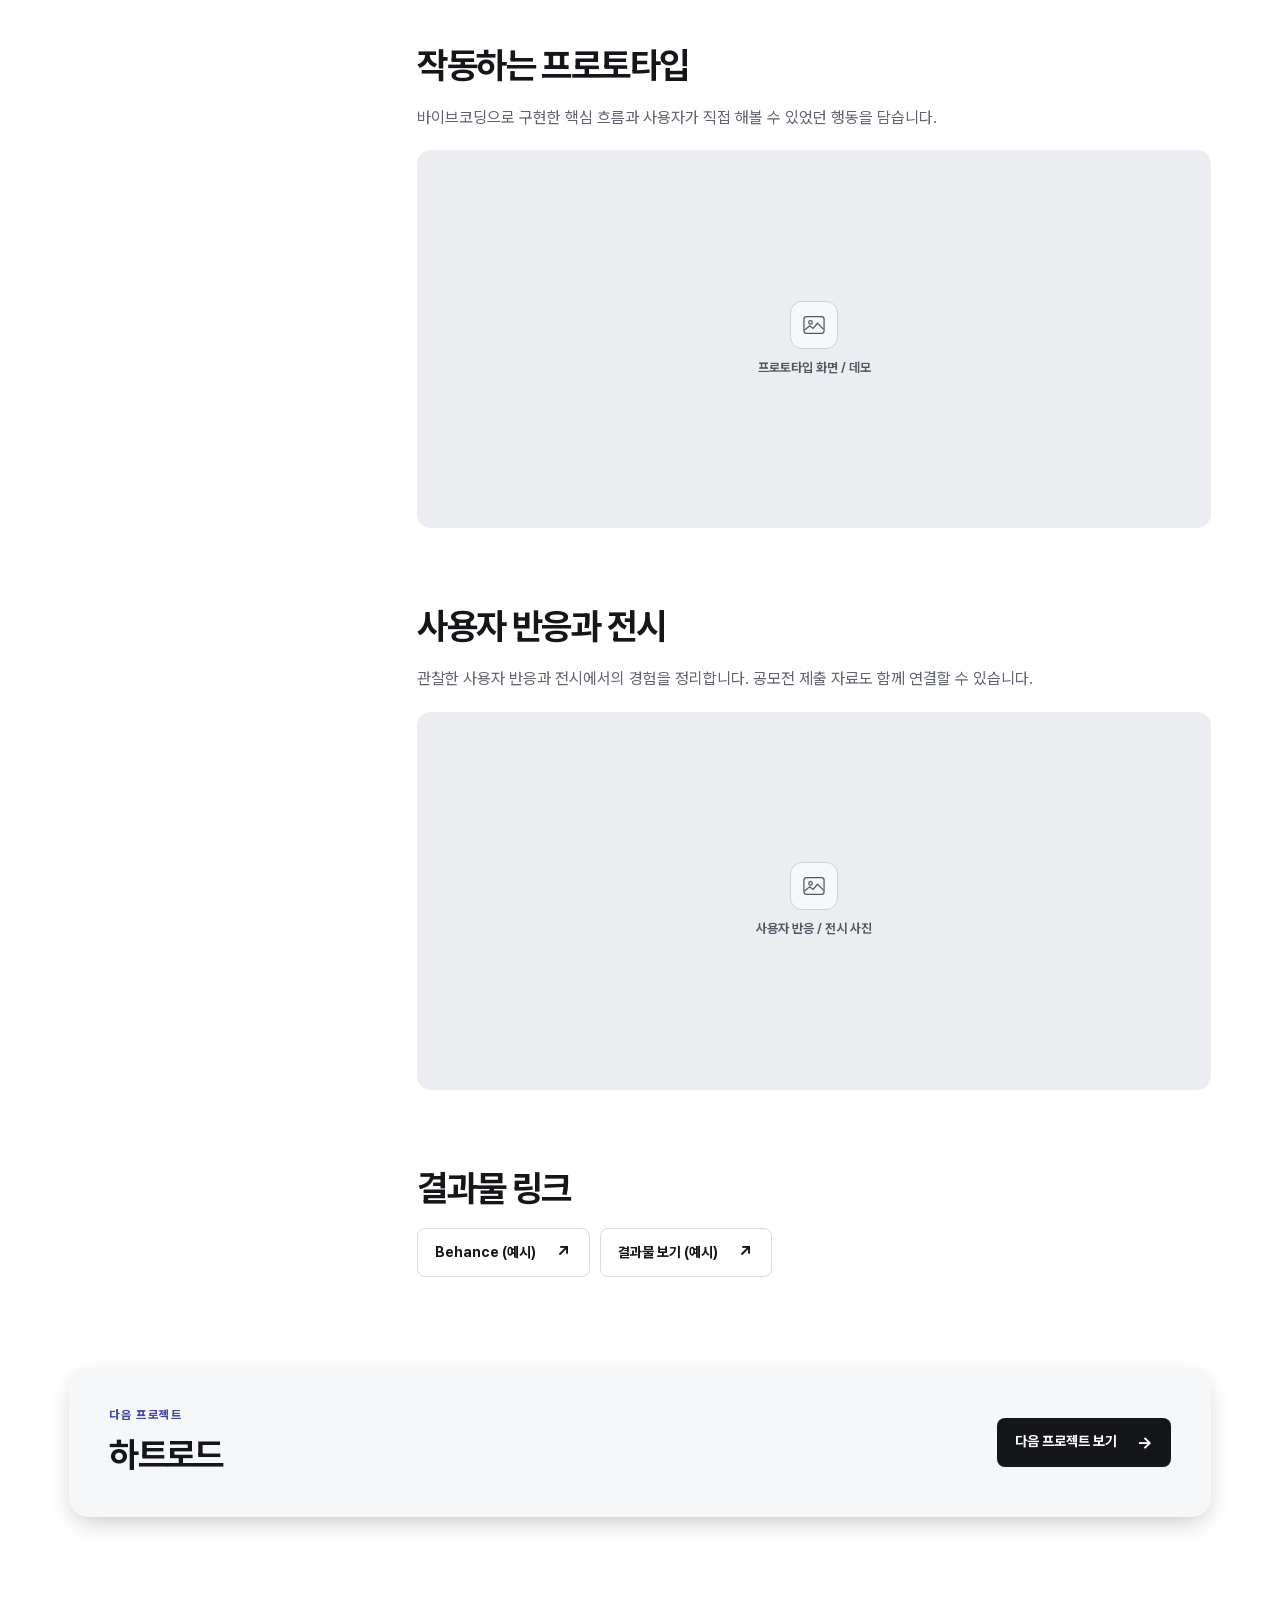
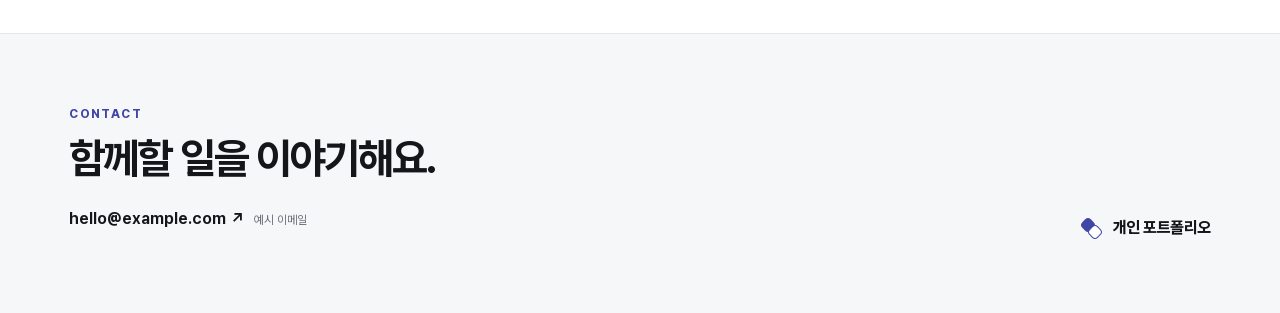
<file: plotto.html>
<!doctype html>
<html lang="ko">
<head>
  <meta charset="utf-8">
  <meta name="viewport" content="width=device-width, initial-scale=1">
  <meta name="description" content="리서치, 서비스 기획, 프로토타입과 협업 사례를 담은 개인 포트폴리오.">
  <title>Plotto | 개인 포트폴리오</title>
  <link rel="stylesheet" href="assets/styles.css">
</head>
<body>
  <a class="skip-link" href="#content">본문으로 바로가기</a>
  <header class="site-header">
    <div class="container header-inner">
      <a class="brand" href="index.html" aria-label="포트폴리오 홈"><span class="brand-mark" aria-hidden="true"></span><span>개인 포트폴리오</span></a>
      <nav aria-label="주 메뉴"><a href="index.html">홈</a><a href="index.html#resume">이력서</a><a href="index.html#projects" class="active">프로젝트</a></nav>
    </div>
  </header>
  <main id="content">
    <div class="container">
      <a class="back-link" href="index.html#projects"><span aria-hidden="true">←</span> 홈의 프로젝트</a>
      <header class="detail-intro">
        <p class="eyebrow">대표 프로젝트</p><h1>Plotto</h1><p class="lede">리서치에서 발견한 문제를 서비스 콘셉트로 풀고, 작동하는 프로토타입을 만들어 사용자 반응을 살폈습니다.</p>
        <dl class="metadata"><div><dt>분야</dt><dd>리서치 · 서비스 기획 · 프로토타입</dd></div><div><dt>결과</dt><dd>프로토타입 제작 · 사용자 반응 · 전시 · 공모전 제출</dd></div><div><dt>기간 · 팀 · 내 역할</dt><dd class="muted">정보 추가 예정</dd></div></dl>
      </header>
      <div class="placeholder detail-cover cover-plotto" role="img" aria-label="Plotto 대표 이미지 자리"><span class="placeholder-icon" aria-hidden="true"><svg viewBox="0 0 32 32" width="28" height="28" fill="none" stroke="currentColor" stroke-width="1.4"><rect x="4.5" y="6.5" width="23" height="19" rx="3"/><circle cx="12" cy="13" r="2"/><path d="m5 22 6-5 4 3 5-6 7 7"/></svg></span><span aria-hidden="true">Plotto 대표 이미지</span></div>
      <div class="case-layout">
        <nav class="case-nav" aria-label="프로젝트 목차"><h2>프로젝트 목차</h2><a href="#step-1">리서치에서 콘셉트로</a><a href="#step-2">작동하는 프로토타입</a><a href="#step-3">사용자 반응과 전시</a><a href="#materials">결과물 링크</a></nav>
        <div class="case-body">
          <section id="step-1" class="case-section"><h2>리서치에서 콘셉트로</h2><p>어떤 질문에서 시작했는지, 조사에서 무엇을 발견했는지, 그 발견이 서비스 콘셉트를 어떻게 바꿨는지 보여주는 영역입니다.</p><div class="placeholder case-media" role="img" aria-label="리서치 기록 / 콘셉트 초안 자리"><span class="placeholder-icon" aria-hidden="true"><svg viewBox="0 0 32 32" width="28" height="28" fill="none" stroke="currentColor" stroke-width="1.4"><rect x="4.5" y="6.5" width="23" height="19" rx="3"/><circle cx="12" cy="13" r="2"/><path d="m5 22 6-5 4 3 5-6 7 7"/></svg></span><span aria-hidden="true">리서치 기록 / 콘셉트 초안</span></div></section><section id="step-2" class="case-section"><h2>작동하는 프로토타입</h2><p>바이브코딩으로 구현한 핵심 흐름과 사용자가 직접 해볼 수 있었던 행동을 담습니다.</p><div class="placeholder case-media" role="img" aria-label="프로토타입 화면 / 데모 자리"><span class="placeholder-icon" aria-hidden="true"><svg viewBox="0 0 32 32" width="28" height="28" fill="none" stroke="currentColor" stroke-width="1.4"><rect x="4.5" y="6.5" width="23" height="19" rx="3"/><circle cx="12" cy="13" r="2"/><path d="m5 22 6-5 4 3 5-6 7 7"/></svg></span><span aria-hidden="true">프로토타입 화면 / 데모</span></div></section><section id="step-3" class="case-section"><h2>사용자 반응과 전시</h2><p>관찰한 사용자 반응과 전시에서의 경험을 정리합니다. 공모전 제출 자료도 함께 연결할 수 있습니다.</p><div class="placeholder case-media" role="img" aria-label="사용자 반응 / 전시 사진 자리"><span class="placeholder-icon" aria-hidden="true"><svg viewBox="0 0 32 32" width="28" height="28" fill="none" stroke="currentColor" stroke-width="1.4"><rect x="4.5" y="6.5" width="23" height="19" rx="3"/><circle cx="12" cy="13" r="2"/><path d="m5 22 6-5 4 3 5-6 7 7"/></svg></span><span aria-hidden="true">사용자 반응 / 전시 사진</span></div></section>
          <section id="materials" class="case-section"><h2>결과물 링크</h2><div class="actions"><a class="button external" href="https://example.com/">Behance (예시) <span aria-hidden="true">↗</span></a><a class="button external" href="https://example.com/">결과물 보기 (예시) <span aria-hidden="true">↗</span></a></div></section>
        </div>
      </div>
      <section class="next-band"><div><p class="eyebrow">다음 프로젝트</p><h2>하트로드</h2></div><a class="button primary" href="heartroad.html">다음 프로젝트 보기 <span aria-hidden="true">→</span></a></section>
    </div>
  </main>
  <footer class="site-footer">
    <div class="container footer-inner">
      <div><p class="eyebrow">CONTACT</p><h2>함께할 일을 이야기해요.</h2><a class="email" href="mailto:hello@example.com">hello@example.com <span aria-hidden="true">↗</span></a><span class="example">예시 이메일</span></div>
      <a class="footer-brand brand" href="index.html"><span class="brand-mark" aria-hidden="true"></span><span>개인 포트폴리오</span></a>
    </div>
  </footer>
</body>
</html>
</file>
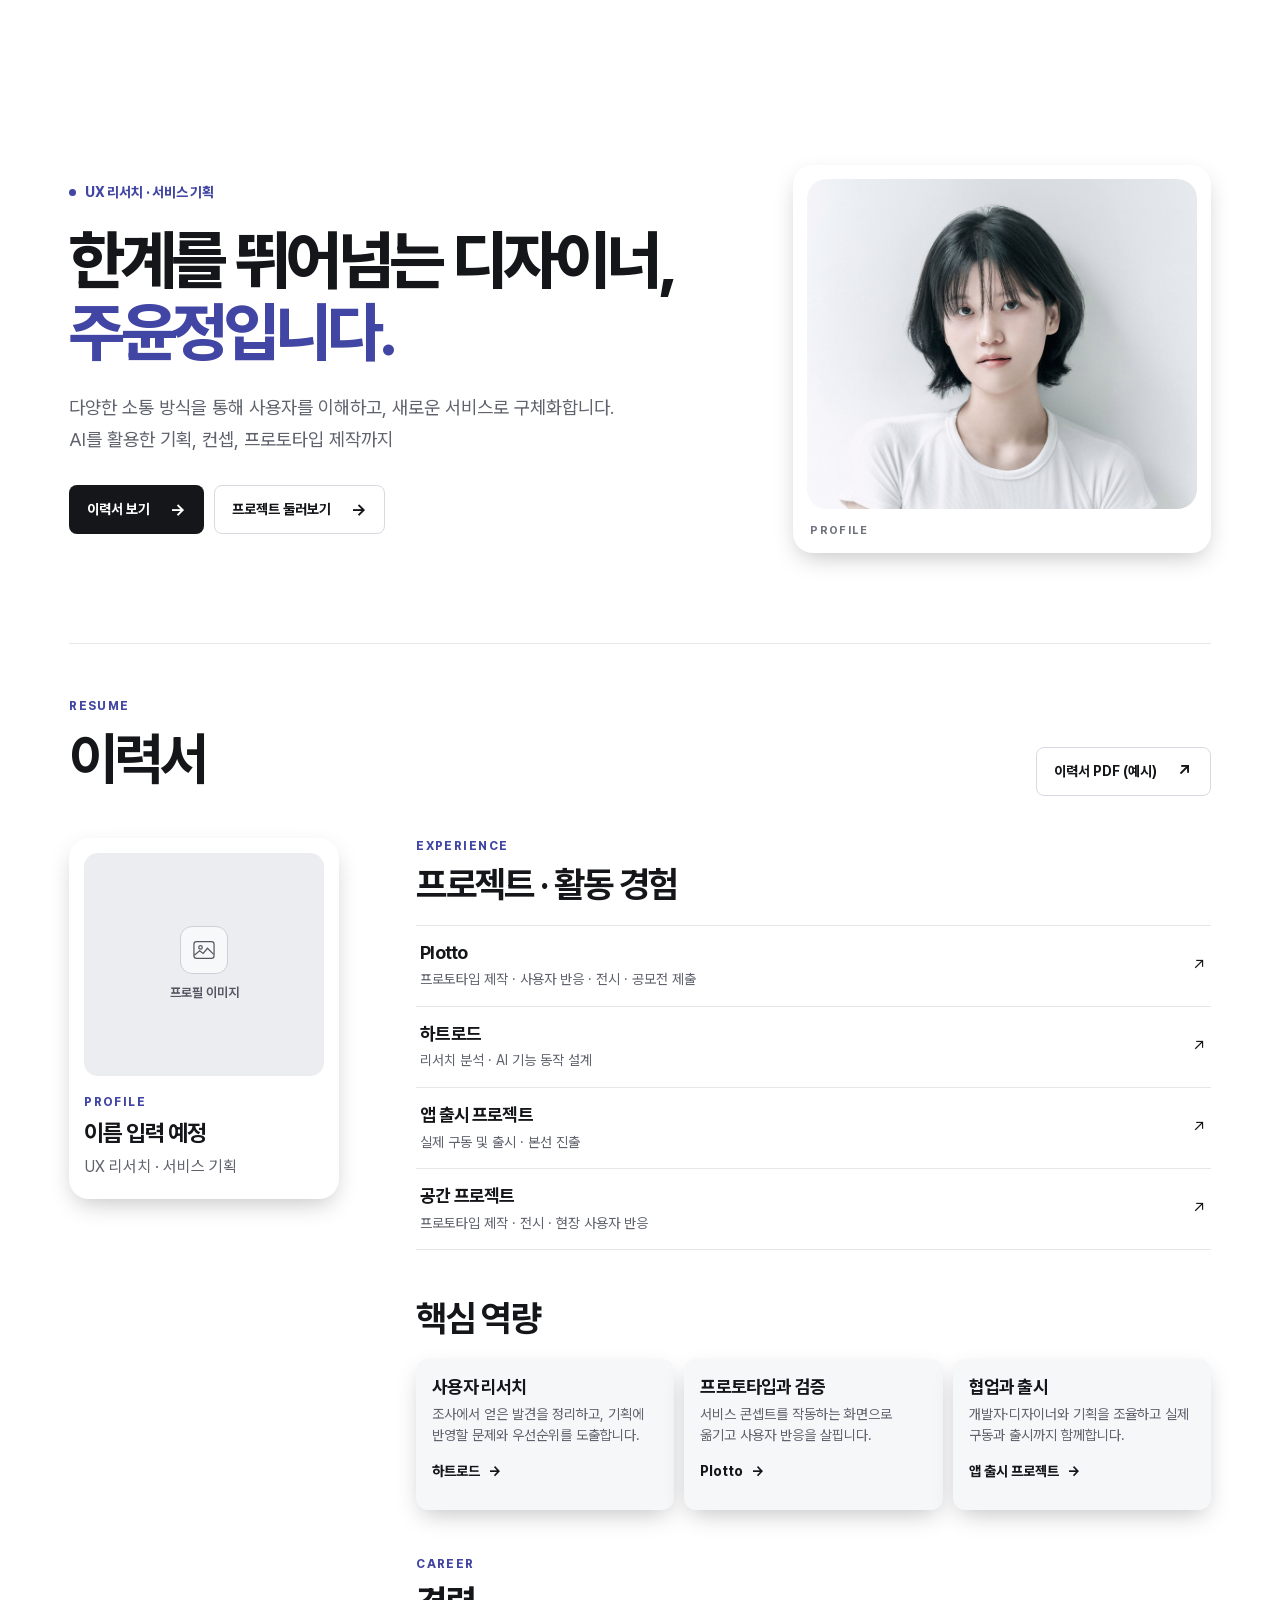
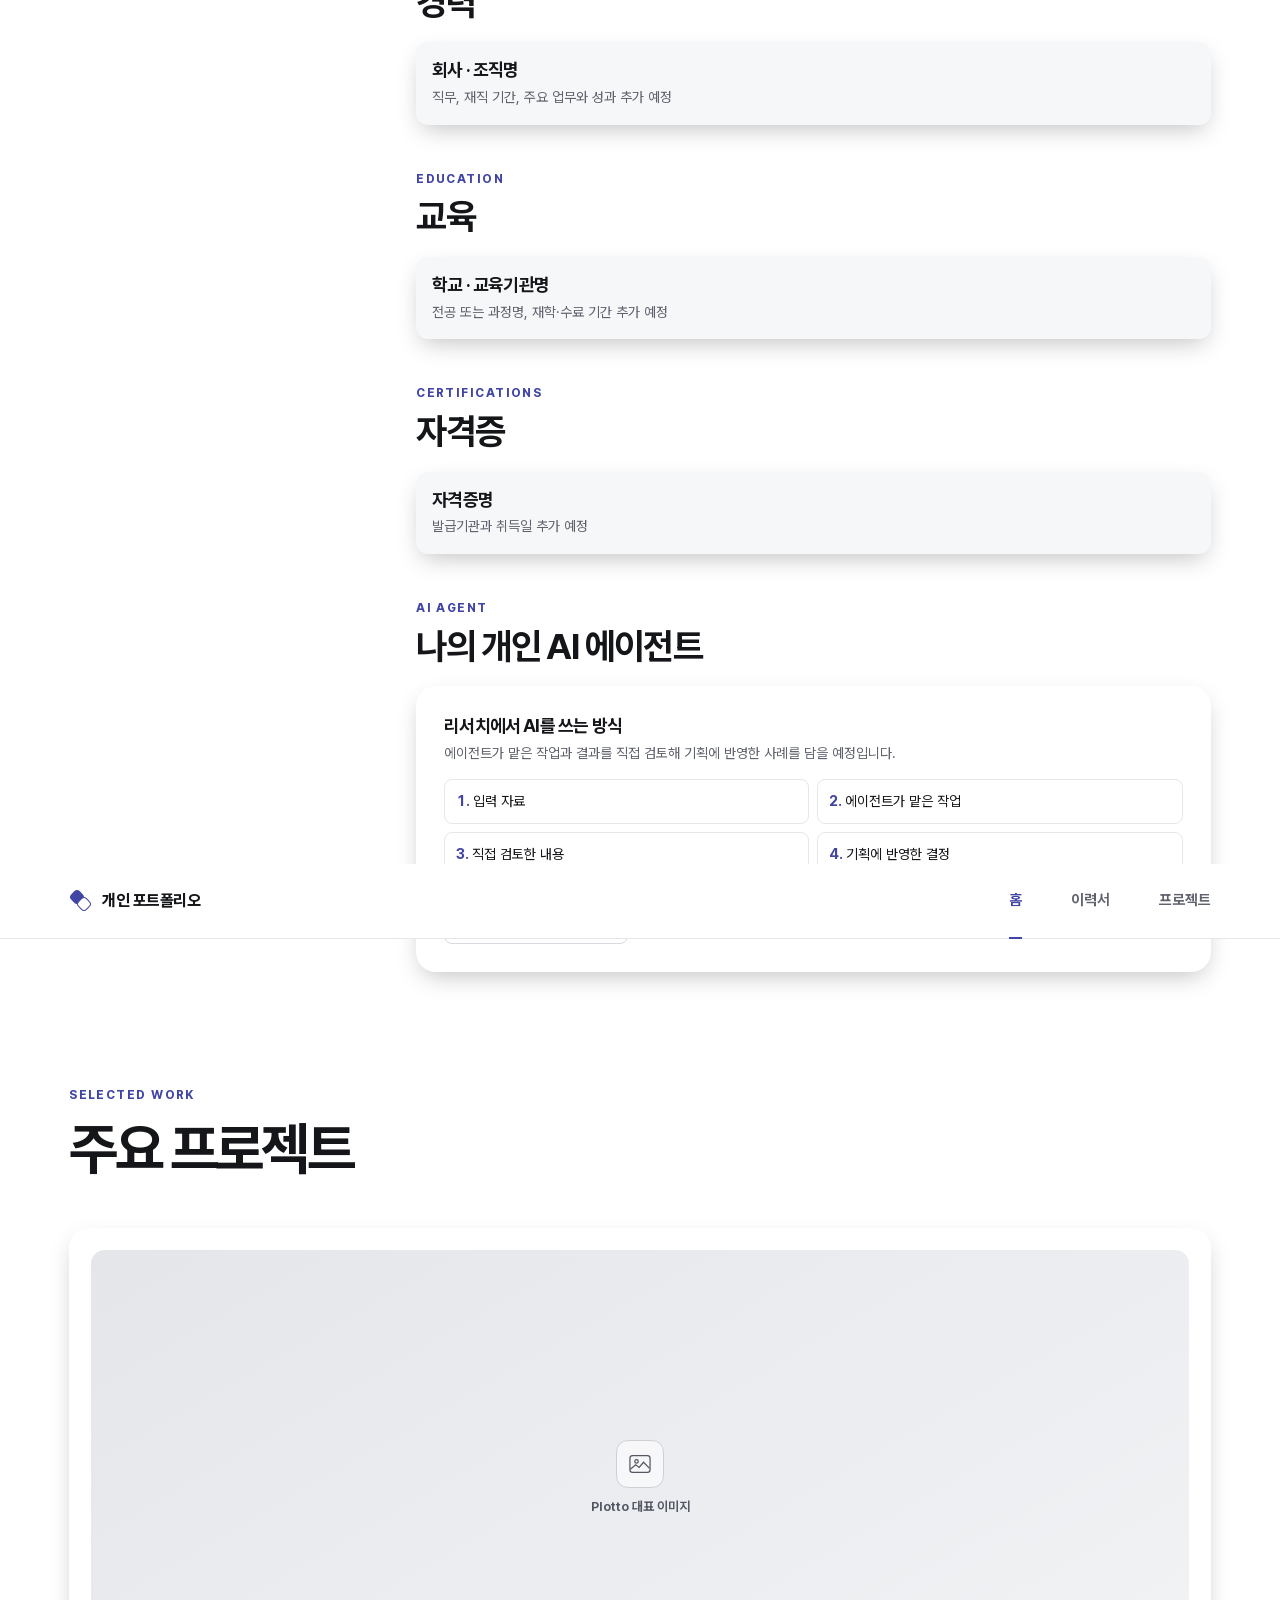
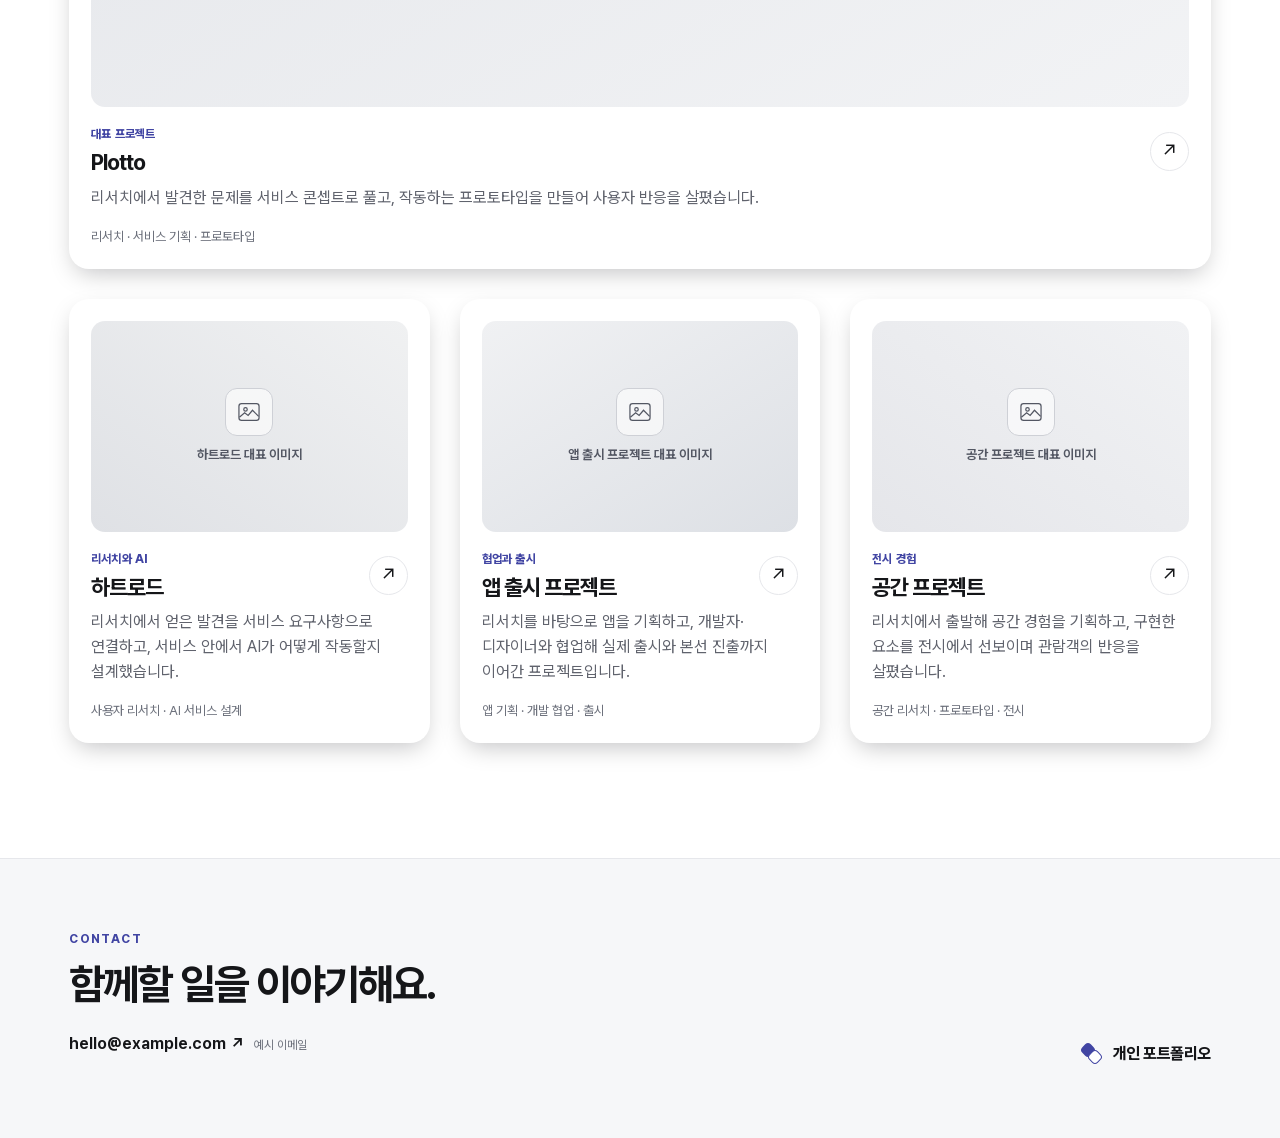
<file: projects.html>
<!doctype html>
<html lang="ko">
<head>
  <meta charset="utf-8">
  <meta name="viewport" content="width=device-width, initial-scale=1">
  <meta http-equiv="refresh" content="0; url=index.html#projects">
  <title>프로젝트 | 개인 포트폴리오</title>
  <link rel="stylesheet" href="assets/styles.css">
</head>
<body>
  <main class="container page-intro">
    <h1>프로젝트</h1>
    <a class="button primary" href="index.html#projects">홈의 프로젝트 보기 →</a>
  </main>
</body>
</html>
</file>
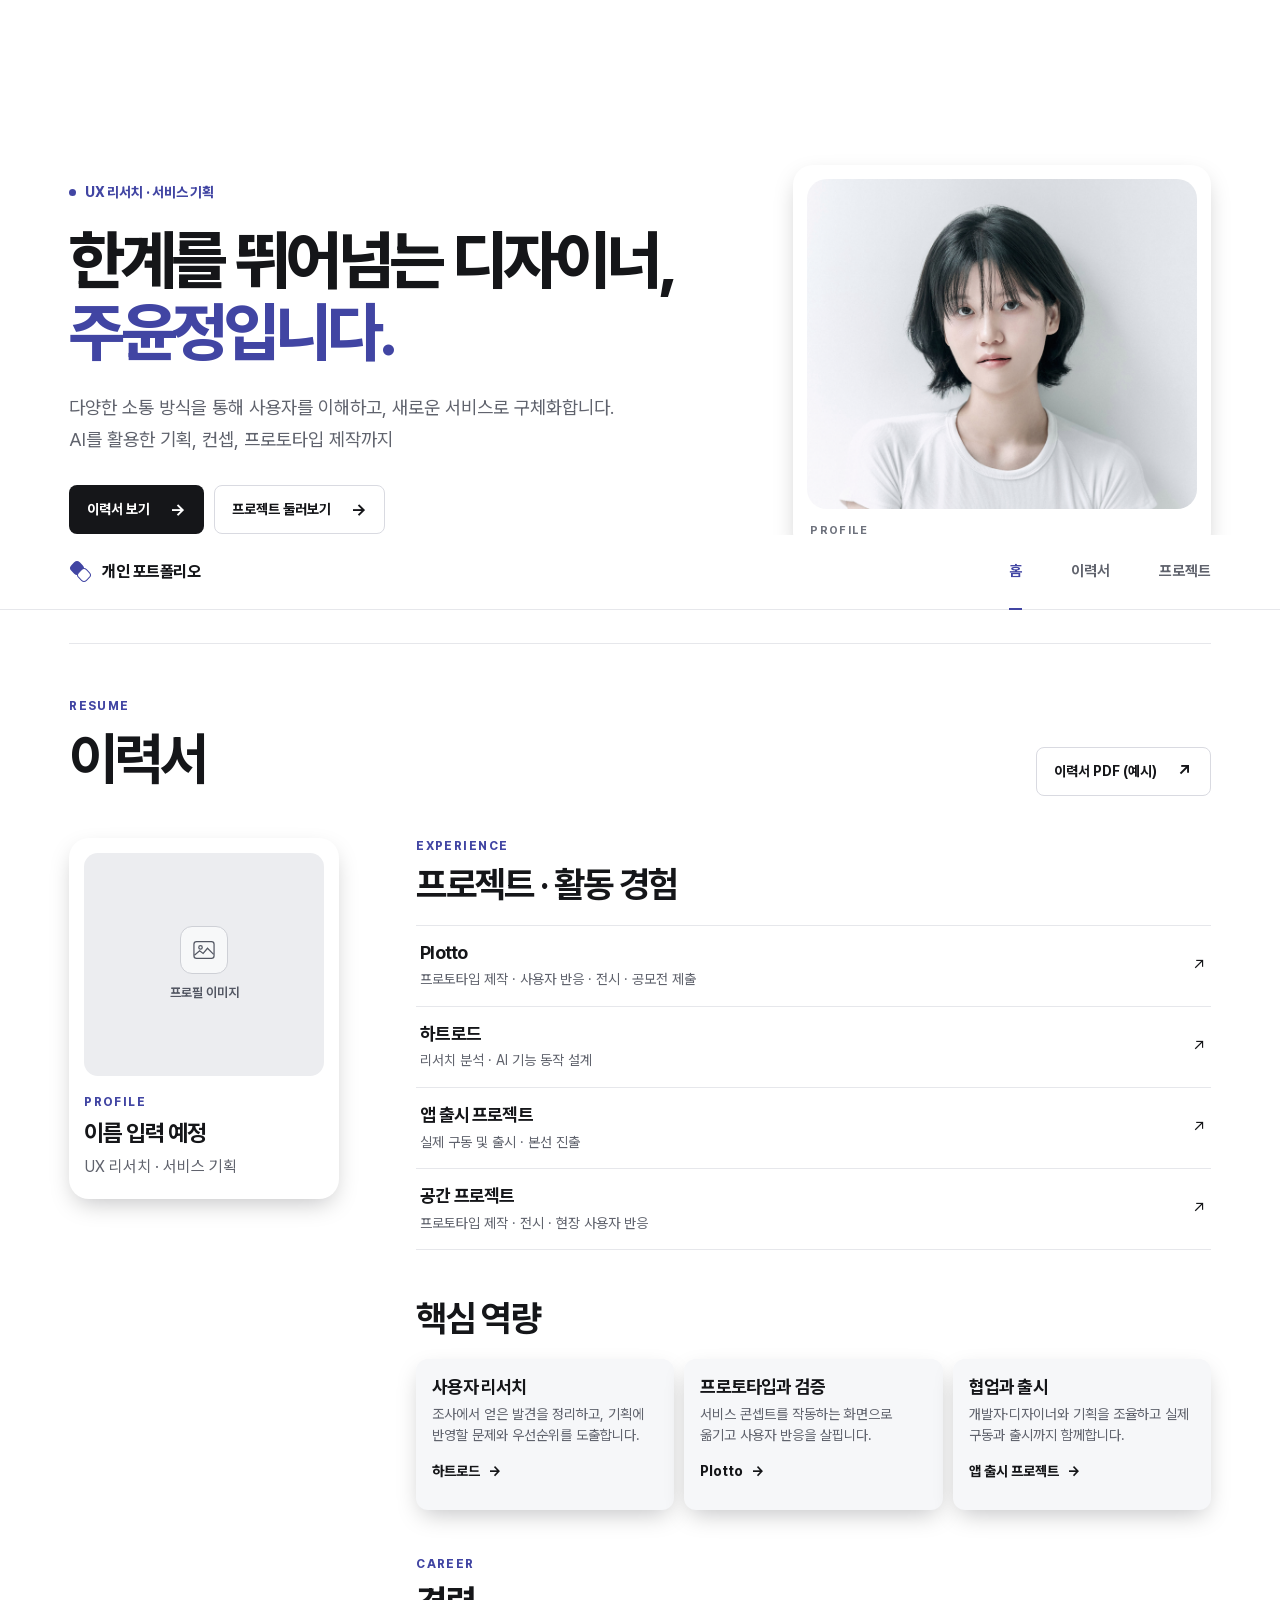
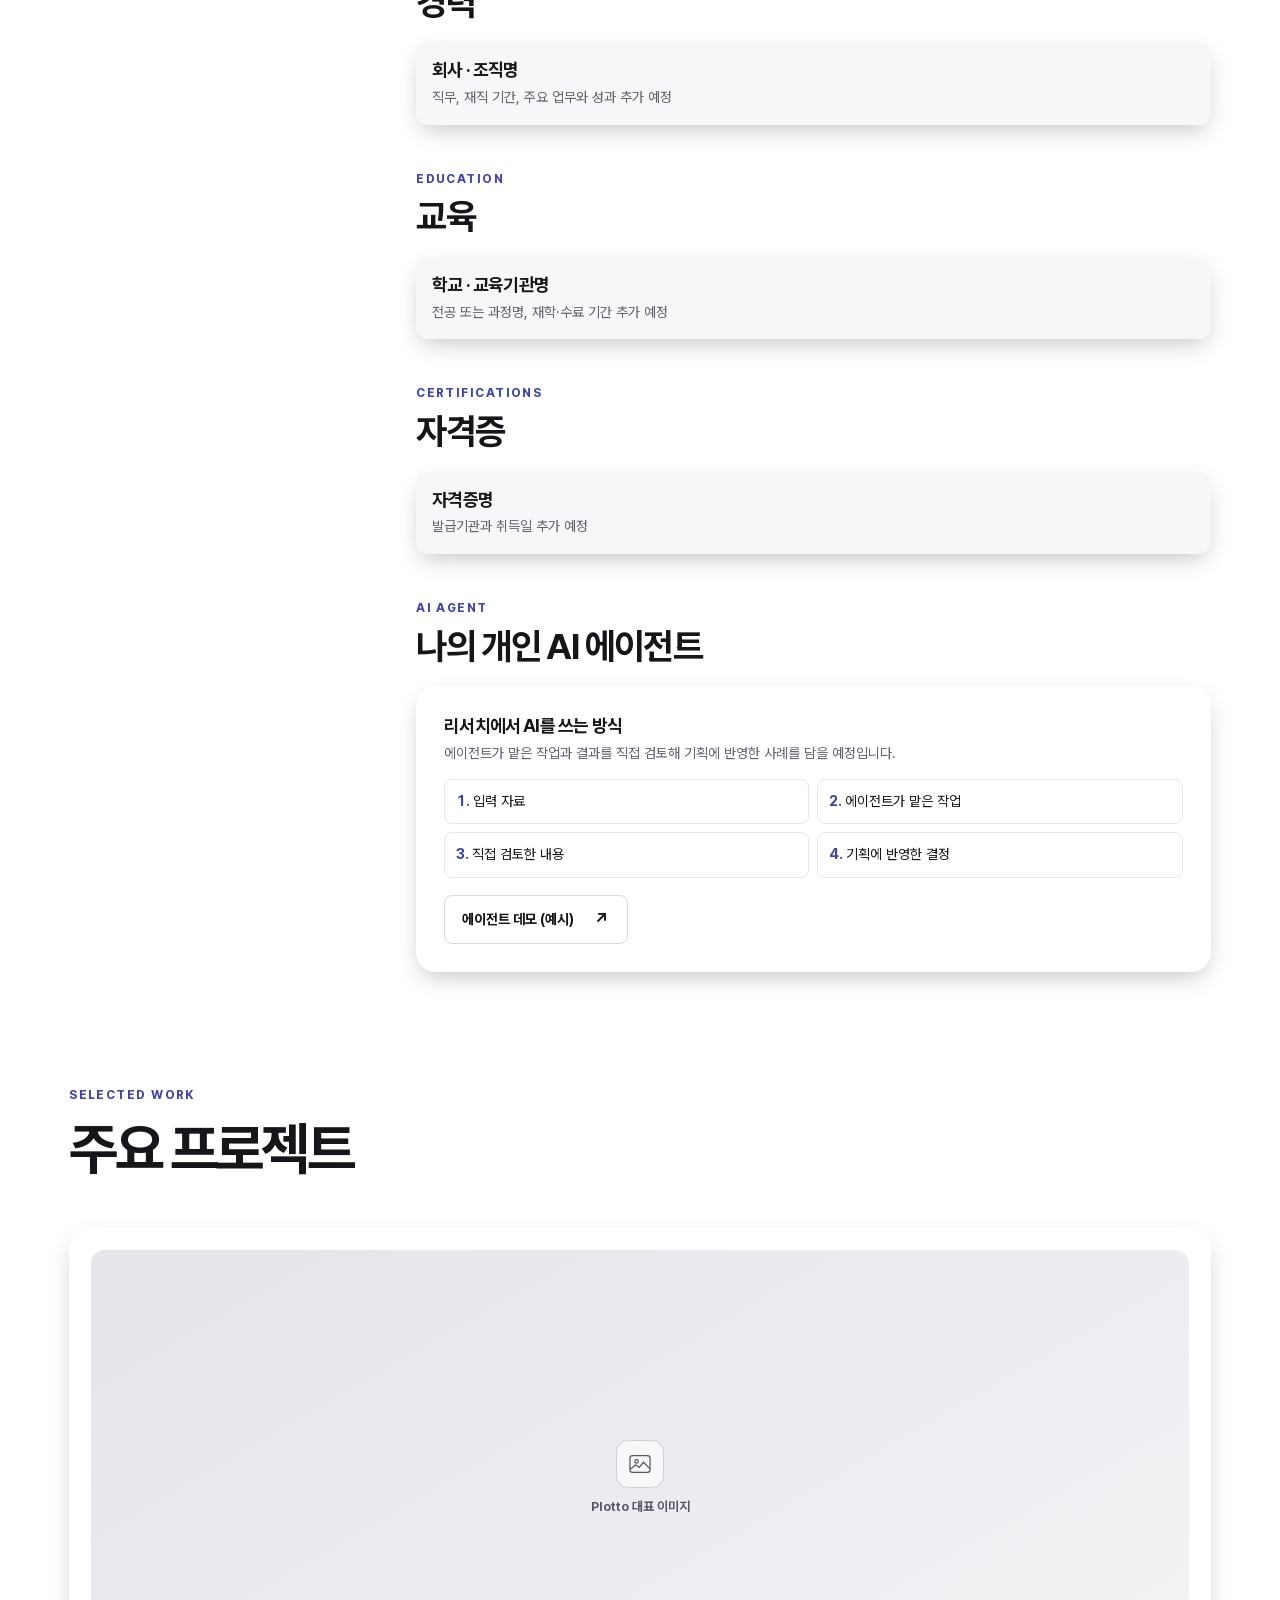
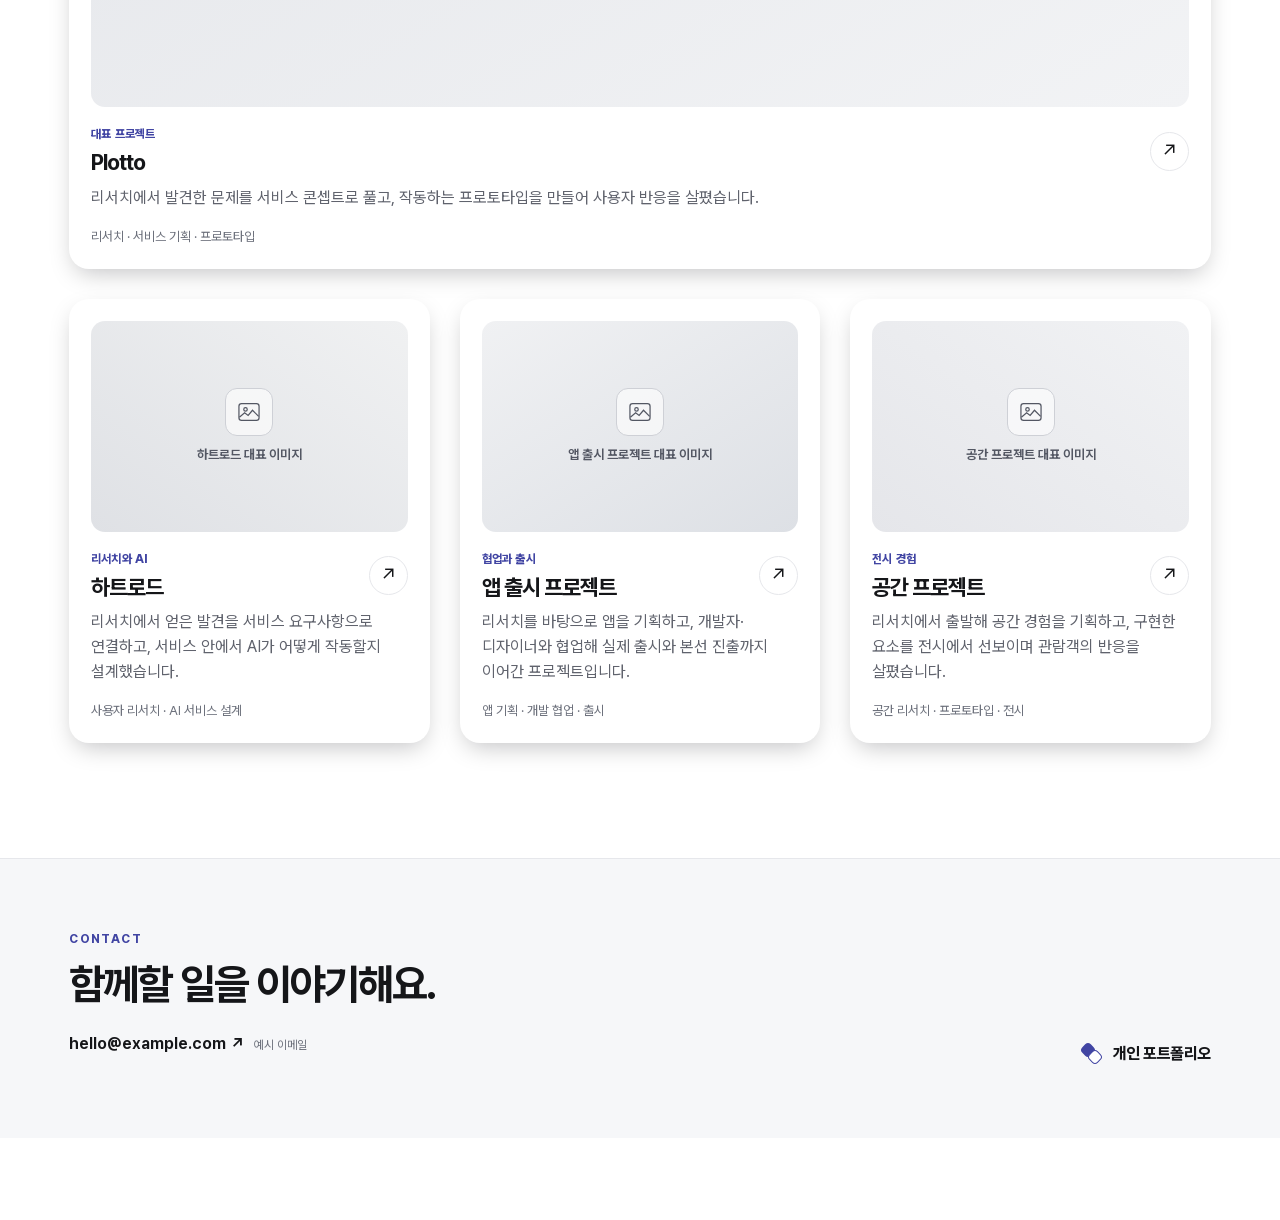
<file: resume.html>
<!doctype html>
<html lang="ko">
<head>
  <meta charset="utf-8">
  <meta name="viewport" content="width=device-width, initial-scale=1">
  <meta http-equiv="refresh" content="0; url=index.html#resume">
  <title>이력서 | 개인 포트폴리오</title>
  <link rel="stylesheet" href="assets/styles.css">
</head>
<body>
  <main class="container page-intro">
    <h1>이력서</h1>
    <a class="button primary" href="index.html#resume">홈의 이력서 보기 →</a>
  </main>
</body>
</html>
</file>
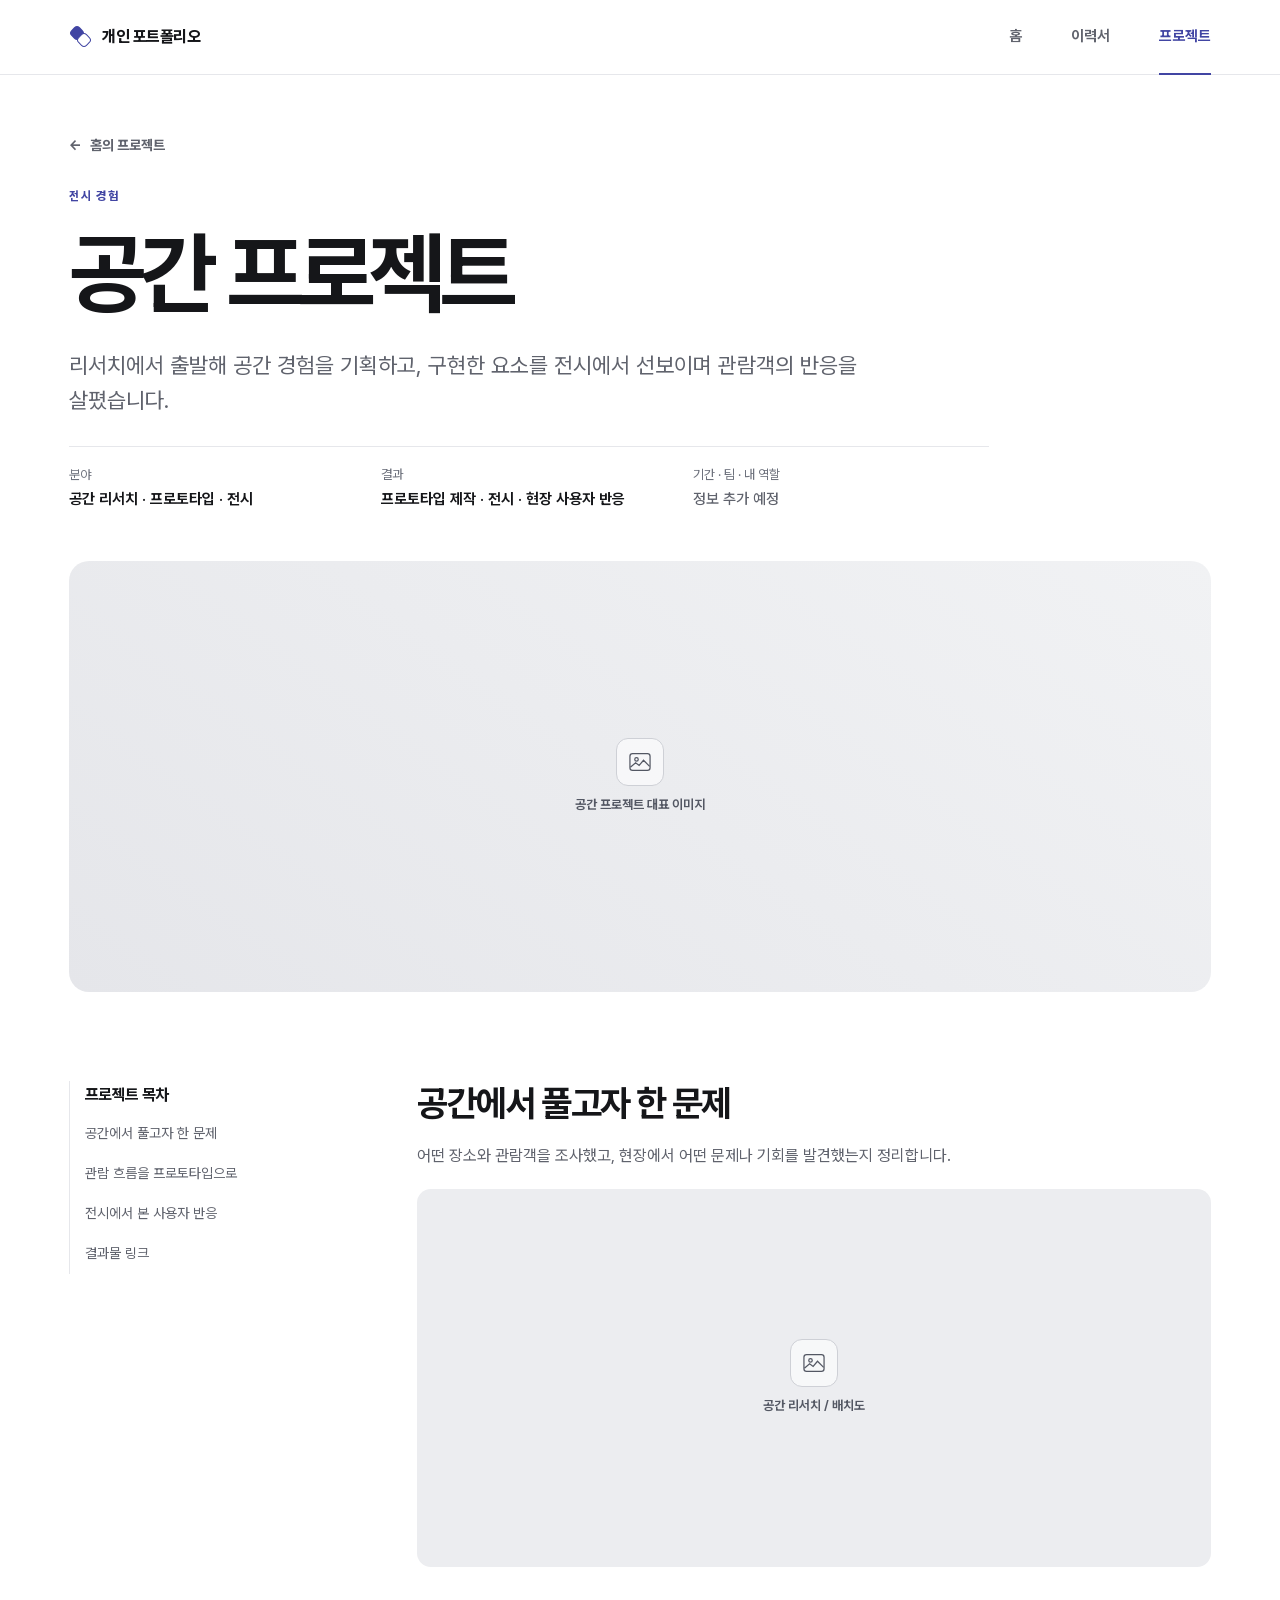
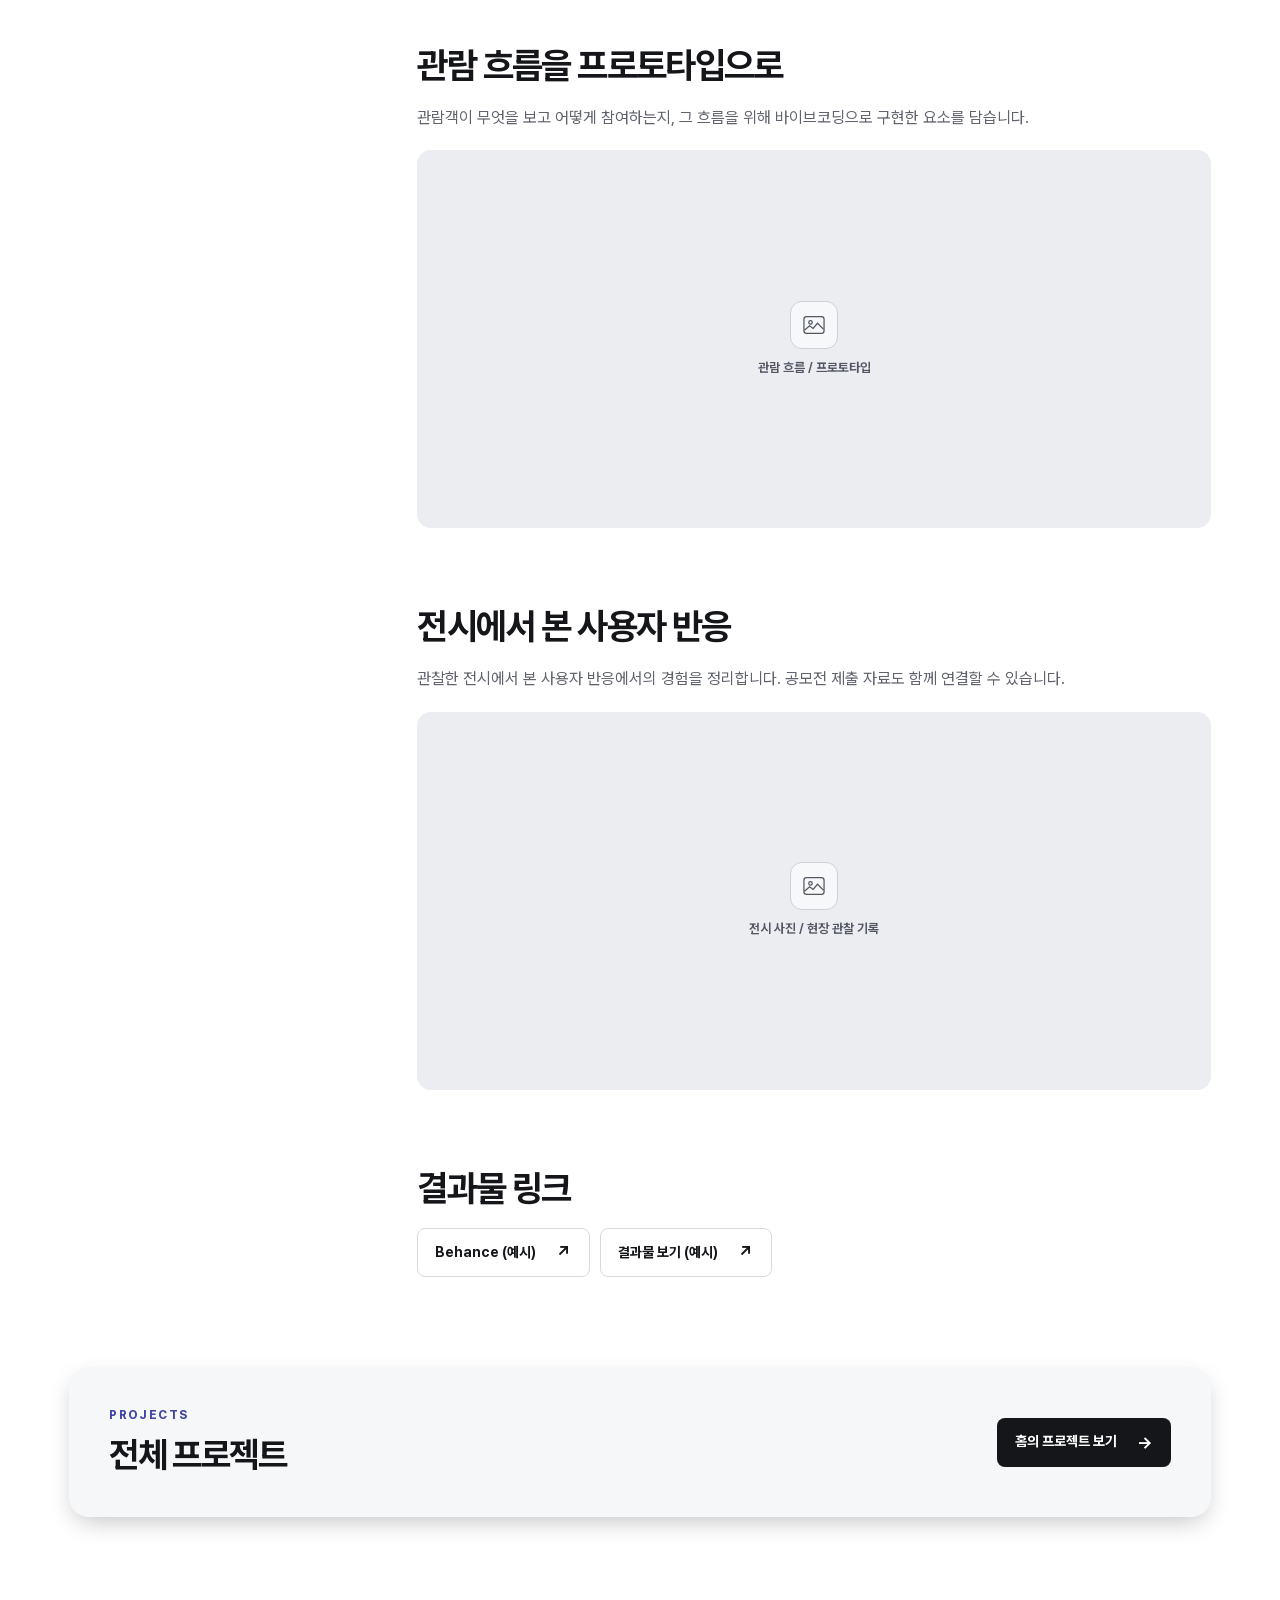
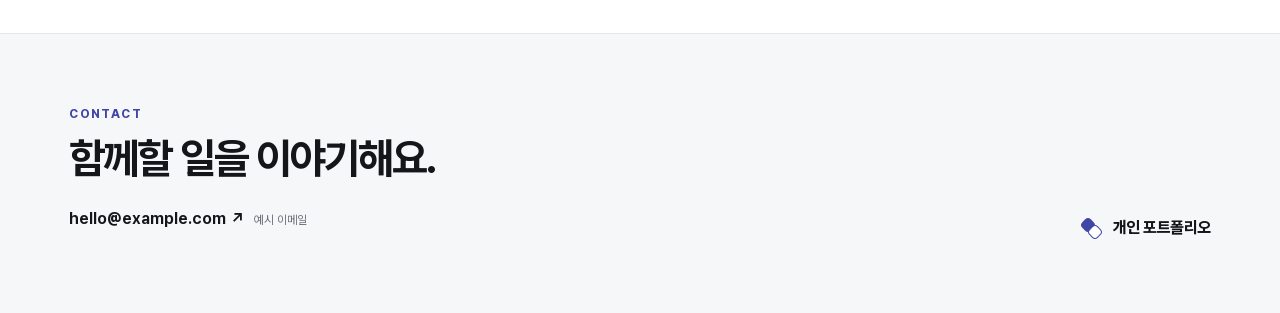
<file: space-project.html>
<!doctype html>
<html lang="ko">
<head>
  <meta charset="utf-8">
  <meta name="viewport" content="width=device-width, initial-scale=1">
  <meta name="description" content="리서치, 서비스 기획, 프로토타입과 협업 사례를 담은 개인 포트폴리오.">
  <title>공간 프로젝트 | 개인 포트폴리오</title>
  <link rel="stylesheet" href="assets/styles.css">
</head>
<body>
  <a class="skip-link" href="#content">본문으로 바로가기</a>
  <header class="site-header">
    <div class="container header-inner">
      <a class="brand" href="index.html" aria-label="포트폴리오 홈"><span class="brand-mark" aria-hidden="true"></span><span>개인 포트폴리오</span></a>
      <nav aria-label="주 메뉴"><a href="index.html">홈</a><a href="index.html#resume">이력서</a><a href="index.html#projects" class="active">프로젝트</a></nav>
    </div>
  </header>
  <main id="content">
    <div class="container">
      <a class="back-link" href="index.html#projects"><span aria-hidden="true">←</span> 홈의 프로젝트</a>
      <header class="detail-intro">
        <p class="eyebrow">전시 경험</p><h1>공간 프로젝트</h1><p class="lede">리서치에서 출발해 공간 경험을 기획하고, 구현한 요소를 전시에서 선보이며 관람객의 반응을 살폈습니다.</p>
        <dl class="metadata"><div><dt>분야</dt><dd>공간 리서치 · 프로토타입 · 전시</dd></div><div><dt>결과</dt><dd>프로토타입 제작 · 전시 · 현장 사용자 반응</dd></div><div><dt>기간 · 팀 · 내 역할</dt><dd class="muted">정보 추가 예정</dd></div></dl>
      </header>
      <div class="placeholder detail-cover cover-space-project" role="img" aria-label="공간 프로젝트 대표 이미지 자리"><span class="placeholder-icon" aria-hidden="true"><svg viewBox="0 0 32 32" width="28" height="28" fill="none" stroke="currentColor" stroke-width="1.4"><rect x="4.5" y="6.5" width="23" height="19" rx="3"/><circle cx="12" cy="13" r="2"/><path d="m5 22 6-5 4 3 5-6 7 7"/></svg></span><span aria-hidden="true">공간 프로젝트 대표 이미지</span></div>
      <div class="case-layout">
        <nav class="case-nav" aria-label="프로젝트 목차"><h2>프로젝트 목차</h2><a href="#step-1">공간에서 풀고자 한 문제</a><a href="#step-2">관람 흐름을 프로토타입으로</a><a href="#step-3">전시에서 본 사용자 반응</a><a href="#materials">결과물 링크</a></nav>
        <div class="case-body">
          <section id="step-1" class="case-section"><h2>공간에서 풀고자 한 문제</h2><p>어떤 장소와 관람객을 조사했고, 현장에서 어떤 문제나 기회를 발견했는지 정리합니다.</p><div class="placeholder case-media" role="img" aria-label="공간 리서치 / 배치도 자리"><span class="placeholder-icon" aria-hidden="true"><svg viewBox="0 0 32 32" width="28" height="28" fill="none" stroke="currentColor" stroke-width="1.4"><rect x="4.5" y="6.5" width="23" height="19" rx="3"/><circle cx="12" cy="13" r="2"/><path d="m5 22 6-5 4 3 5-6 7 7"/></svg></span><span aria-hidden="true">공간 리서치 / 배치도</span></div></section><section id="step-2" class="case-section"><h2>관람 흐름을 프로토타입으로</h2><p>관람객이 무엇을 보고 어떻게 참여하는지, 그 흐름을 위해 바이브코딩으로 구현한 요소를 담습니다.</p><div class="placeholder case-media" role="img" aria-label="관람 흐름 / 프로토타입 자리"><span class="placeholder-icon" aria-hidden="true"><svg viewBox="0 0 32 32" width="28" height="28" fill="none" stroke="currentColor" stroke-width="1.4"><rect x="4.5" y="6.5" width="23" height="19" rx="3"/><circle cx="12" cy="13" r="2"/><path d="m5 22 6-5 4 3 5-6 7 7"/></svg></span><span aria-hidden="true">관람 흐름 / 프로토타입</span></div></section><section id="step-3" class="case-section"><h2>전시에서 본 사용자 반응</h2><p>관찰한 전시에서 본 사용자 반응에서의 경험을 정리합니다. 공모전 제출 자료도 함께 연결할 수 있습니다.</p><div class="placeholder case-media" role="img" aria-label="전시 사진 / 현장 관찰 기록 자리"><span class="placeholder-icon" aria-hidden="true"><svg viewBox="0 0 32 32" width="28" height="28" fill="none" stroke="currentColor" stroke-width="1.4"><rect x="4.5" y="6.5" width="23" height="19" rx="3"/><circle cx="12" cy="13" r="2"/><path d="m5 22 6-5 4 3 5-6 7 7"/></svg></span><span aria-hidden="true">전시 사진 / 현장 관찰 기록</span></div></section>
          <section id="materials" class="case-section"><h2>결과물 링크</h2><div class="actions"><a class="button external" href="https://example.com/">Behance (예시) <span aria-hidden="true">↗</span></a><a class="button external" href="https://example.com/">결과물 보기 (예시) <span aria-hidden="true">↗</span></a></div></section>
        </div>
      </div>
      <section class="next-band"><div><p class="eyebrow">PROJECTS</p><h2>전체 프로젝트</h2></div><a class="button primary" href="index.html#projects">홈의 프로젝트 보기 <span aria-hidden="true">→</span></a></section>
    </div>
  </main>
  <footer class="site-footer">
    <div class="container footer-inner">
      <div><p class="eyebrow">CONTACT</p><h2>함께할 일을 이야기해요.</h2><a class="email" href="mailto:hello@example.com">hello@example.com <span aria-hidden="true">↗</span></a><span class="example">예시 이메일</span></div>
      <a class="footer-brand brand" href="index.html"><span class="brand-mark" aria-hidden="true"></span><span>개인 포트폴리오</span></a>
    </div>
  </footer>
</body>
</html>
</file>
<file: assets/styles.css>
@font-face {
  font-family: Pretendard;
  src: url("fonts/PretendardVariable.woff2") format("woff2");
  font-weight: 45 920;
  font-style: normal;
  font-display: swap;
}

/* Design tokens */
:root {
  color-scheme: light;
  --canvas: #fff;
  --ink: #151619;
  --muted: #60636d;
  --subtle: #6e727d;
  --line: #e6e7eb;
  --surface: #f6f7f9;
  --accent: #4145a3;
  --accent-soft: #eeeffa;
  --gutter: clamp(20px, 5.4vw, 80px);
  --max-content: 1200px;
  --space-section: clamp(72px, 9vw, 136px);
  --radius: 20px;
  --card-shadow-color: rgb(0 0 13 / 25%);
  --card-shadow: 0 9px 24px -6px var(--card-shadow-color);
  --card-shadow-raised: 0 13px 28px -5px var(--card-shadow-color);
  --header-height: 74px;
  --scroll-top-offset: calc(var(--header-height) + 33px);
}

*, *::before, *::after { box-sizing: border-box; }
html { scroll-padding-top: var(--scroll-top-offset); }
body {
  margin: 0;
  background: var(--canvas);
  color: var(--ink);
  font-family: Pretendard, "Apple SD Gothic Neo", "Malgun Gothic", sans-serif;
  font-size: 16px;
  line-height: 1.55;
  word-break: keep-all;
  overflow-wrap: anywhere;
}
h1, h2, h3, h4, p, dl, dd, ol { margin: 0; }
h1, h2, h3, h4 { line-height: 1.3; letter-spacing: -.045em; }
a { color: inherit; text-decoration: none; }
a:focus-visible { outline: 2px solid var(--accent); outline-offset: 5px; }
main { min-height: 55vh; }
.container { width: min(calc(100% - var(--gutter) * 2), var(--max-content)); margin-inline: auto; }
.skip-link { position: absolute; z-index: 5; top: 8px; left: 8px; transform: translateY(-160%); padding: 10px 16px; color: white; background: var(--ink); }
.skip-link:focus { transform: none; }

/* Navigation */
.site-header {
  position: sticky;
  top: 0;
  z-index: 4;
  background: var(--canvas);
  border-bottom: 1px solid var(--line);
}
.header-inner { min-height: var(--header-height); display: flex; justify-content: space-between; align-items: center; gap: 24px; }
.brand { display: inline-flex; align-items: center; gap: 10px; font-weight: 740; letter-spacing: -.03em; }
.brand-mark { width: 23px; height: 23px; flex: 0 0 23px; position: relative; }
.brand-mark::before, .brand-mark::after { content: ""; position: absolute; width: 12px; height: 12px; border-radius: 4px; transform: rotate(45deg); }
.brand-mark::before { top: 2px; left: 2px; background: var(--accent); }
.brand-mark::after { right: 2px; bottom: 2px; border: 1.5px solid var(--accent); background: var(--canvas); }
.site-header nav { display: flex; align-self: stretch; gap: clamp(20px, 4vw, 49px); }
.site-header nav a { position: relative; display: flex; align-items: center; color: var(--muted); font-size: 15px; font-weight: 650; white-space: nowrap; }
.site-header nav a:hover, .site-header nav a[aria-current], .site-header nav a.active { color: var(--accent); }
.site-header nav a[aria-current]::after, .site-header nav a.active::after { content: ""; height: 2px; background: var(--accent); position: absolute; inset: auto 0 -1px; }

.eyebrow { color: var(--accent); font-size: 12px; line-height: 1.4; font-weight: 750; letter-spacing: .12em; }
/* Intro */
.hero { display: grid; grid-template-columns: minmax(0, 1.58fr) minmax(0, 1fr); align-items: center; gap: clamp(32px, 5vw, 76px); padding-block: clamp(56px, 7vw, 108px); }
.hero-kicker { display: flex; align-items: center; gap: 9px; font-size: 14px; letter-spacing: -.015em; margin-bottom: 21px; }
.hero-kicker span { width: 7px; height: 7px; border-radius: 50%; background: var(--accent); }
.hero h1 { font-size: clamp(41px, 5.05vw, 76px); font-weight: 790; line-height: 1.12; letter-spacing: -.067em; }
.hero h1 em { color: var(--accent); font-style: normal; }
.hero-description { margin-top: 24px; color: var(--muted); font-size: clamp(16px, 1.45vw, 19px); line-height: 1.7; }
.actions { display: flex; gap: 10px; flex-wrap: wrap; margin-top: 30px; }
.button { min-height: 49px; display: inline-flex; justify-content: center; align-items: center; gap: 20px; padding: 10px 17px; border: 1px solid transparent; border-radius: 8px; font-size: 14px; font-weight: 700; transition: background .18s, color .18s, border-color .18s; }
.button span { font-size: 17px; line-height: 1; }
.primary { color: white; background: var(--ink); }
.primary:hover { background: var(--accent); }
.secondary, .external { background: var(--canvas); border-color: #d9dae1; }
.secondary:hover, .external:hover { border-color: var(--accent); color: var(--accent); background: var(--accent-soft); }
.text-link, .back-link { display: inline-flex; min-height: 44px; width: fit-content; align-items: center; gap: 8px; font-size: 14px; font-weight: 720; }
.text-link:hover, .back-link:hover, .email:hover { color: var(--accent); text-decoration: underline; text-underline-offset: 4px; }
.hero-visual { padding: 14px 14px 0; border-radius: var(--radius); }
.hero-caption { display: flex; padding: 13px 3px 14px; gap: 10px; justify-content: space-between; font-size: 11px; color: var(--subtle); }
.hero-caption span:first-child { letter-spacing: .13em; font-weight: 720; }

.placeholder { display: grid; place-content: center; justify-items: center; gap: 9px; position: relative; isolation: isolate; overflow: hidden; min-width: 0; border-radius: 14px; background: #ecedf0; color: #535763; text-align: center; padding: 20px; font-size: 13px; font-weight: 650; }
.placeholder-icon { display: grid; place-items: center; width: 48px; height: 48px; border-radius: 12px; border: 1px solid #ced0d6; background: #ffffff9e; }
.portrait { display: block; width: 100%; aspect-ratio: 1.18; object-fit: cover; object-position: center 16%; border-radius: 20px; }

/* Section headings */
.home-resume { border-top: 1px solid var(--line); padding-top: clamp(24px, 4.5vw, 54px); }
.resume-heading { align-items: center; }
.section { padding-block: var(--space-section); }
.section-heading { display: flex; align-items: end; justify-content: space-between; gap: 12px 20px; margin-bottom: clamp(24px, 4vw, 42px); }
.section-heading h2 { margin-top: 8px; font-size: clamp(35px, 4.6vw, 57px); letter-spacing: -.06em; }
/* Project cards */
.project-grid { display: grid; grid-template-columns: repeat(3, minmax(0, 1fr)); gap: clamp(18px, 2.4vw, 30px); }
.project-card { min-width: 0; border-radius: var(--radius); transition: box-shadow .18s; }
.project-card a { display: block; height: 100%; padding: clamp(12px, 1.85vw, 22px); border-radius: var(--radius); }
.project-card.featured { grid-column: 1 / -1; }
.cover { aspect-ratio: 3 / 2; }
.featured .cover { aspect-ratio: 12 / 5; }
.cover-plotto { background: linear-gradient(150deg, #e4e6ea, #f2f3f5); }
.cover-heartroad { background: linear-gradient(35deg, #dfe1e5, #f0f1f2); }
.cover-launch-project { background: linear-gradient(150deg, #f0f1f3, #dde0e5); }
.cover-space-project { background: linear-gradient(35deg, #e5e6ea, #f1f2f4); }
.card-copy { display: flex; justify-content: space-between; align-items: center; gap: 12px; margin-top: 19px; }
.card-label { letter-spacing: .015em; }
.card-copy h3 { margin-top: 5px; font-size: clamp(19px, 2vw, 22px); }
.card-arrow { display: grid; flex: 0 0 39px; height: 39px; place-items: center; border: 1px solid var(--line); border-radius: 50%; font-size: 19px; transition: color .18s, background .18s; }
.project-card a:hover .card-arrow, .project-card a:focus-visible .card-arrow { color: white; background: var(--accent); }
.card-summary { margin-top: 9px; color: var(--muted); max-width: 70ch; }
.card-kind { margin-top: 16px; color: var(--subtle); font-size: 13px; }

.page-intro { padding-block: clamp(56px, 8vw, 112px) clamp(30px, 5vw, 66px); }
.page-intro h1, .detail-intro h1 { font-size: clamp(48px, 7vw, 94px); letter-spacing: -.065em; margin: 11px 0 16px; }
.lede { max-width: 65ch; font-size: clamp(17px, 2vw, 22px); line-height: 1.6; color: var(--muted); }
/* Résumé */
.resume-layout { display: grid; grid-template-columns: minmax(0, .34fr) minmax(0, 1fr); align-items: start; gap: clamp(28px, 6vw, 90px); }
.resume-profile { padding: 15px 15px 20px; border-radius: var(--radius); }
.resume-portrait { aspect-ratio: 1.08; margin-bottom: 18px; }
.resume-profile h3 { margin: 8px 0 6px; font-size: 23px; }
.resume-profile p:last-child { color: var(--muted); }
.resume-section + .resume-section { margin-top: 46px; }
.resume-section > .eyebrow { margin-bottom: 7px; }
.resume-section > h3, .case-section h2 { margin-bottom: 16px; font-size: clamp(25px, 3vw, 36px); }
.case-section > p { color: var(--muted); }
.experience { border-top: 1px solid var(--line); }
.experience a { display: flex; align-items: center; justify-content: space-between; gap: 20px; padding: 15px 4px; border-bottom: 1px solid var(--line); }
.experience a:hover { color: var(--accent); }
.experience h4, .skills h4, .resume-entry h4, .agent-card h4 { font-size: 18px; }
.experience p, .skills p, .resume-entry p, .agent-card p { margin-top: 5px; color: var(--muted); font-size: 14px; }
.skills { display: grid; grid-template-columns: repeat(3, minmax(0, 1fr)); gap: 10px; }
.skills article, .pending { padding: 16px; border-radius: 12px; background: var(--surface); }
.skills a { margin-top: 3px; }
.agent-card { padding: clamp(16px, 3vw, 28px); border-radius: var(--radius); }
.agent-card .button { margin-top: 17px; }
.workflow { display: grid; grid-template-columns: repeat(2, minmax(0, 1fr)); list-style-position: inside; gap: 8px; margin-top: 14px; padding: 0; }
.workflow li { border: 1px solid var(--line); padding: 11px; border-radius: 8px; font-size: 14px; }
.workflow li::marker { color: var(--accent); font-weight: 730; }

/* Project details */
.back-link { margin-block: clamp(24px, 4vw, 49px) 20px; color: var(--muted); }
.detail-intro { padding-bottom: clamp(25px, 4vw, 50px); }
.metadata { display: grid; grid-template-columns: repeat(3,minmax(0,1fr)); gap: 16px; max-width: 920px; margin-top: 27px; padding-top: 18px; border-top: 1px solid var(--line); }
.metadata dt { color: var(--subtle); font-size: 13px; margin-bottom: 3px; }
.metadata dd { font-weight: 650; font-size: 15px; }
.metadata .muted { color: var(--muted); font-weight: 500; }
.detail-cover { aspect-ratio: 2.65; border-radius: var(--radius); }
.case-layout { display: grid; grid-template-columns: minmax(0, .31fr) minmax(0, 1fr); gap: clamp(30px, 8vw, 124px); padding-block: clamp(50px, 7vw, 100px); align-items: start; }
.case-nav { position: sticky; top: var(--scroll-top-offset); border-left: 1px solid var(--line); padding-left: 15px; }
.case-nav h2 { font-size: 16px; margin: 4px 0 8px; }
.case-nav a { display: flex; align-items: center; min-height: 40px; font-size: 14px; color: var(--muted); }
.case-nav a:hover { color: var(--accent); text-decoration: underline; }
.case-section + .case-section { margin-top: clamp(40px, 6vw, 76px); }
.case-media { aspect-ratio: 2.1; margin-top: 20px; }
.case-section .actions { margin-top: 10px; }
.next-band { display: flex; flex-wrap: wrap; gap: 15px 24px; justify-content: space-between; align-items: center; margin-bottom: var(--space-section); background: var(--surface); border-radius: var(--radius); padding: clamp(22px, 3.5vw, 40px); }
.next-band h2 { margin-top: 8px; font-size: clamp(22px, 3vw, 35px); }

.hero-visual, .project-card, .resume-profile, .skills article,
.pending, .agent-card, .next-band { box-shadow: var(--card-shadow); }
.project-card:hover, .project-card:focus-within { box-shadow: var(--card-shadow-raised); }

/* Contact and footer */
.site-footer { background: var(--surface); border-top: 1px solid var(--line); padding-block: clamp(38px, 6vw, 72px); }
.footer-inner { display: flex; justify-content: space-between; flex-wrap: wrap; align-items: end; gap: 24px; }
.footer-inner h2 { font-size: clamp(27px, 4vw, 42px); margin: 9px 0 11px; }
.email { display: inline-flex; gap: 4px; align-items: center; min-height: 44px; font-weight: 650; }
.example { margin-left: 9px; color: var(--subtle); font-size: 12px; }

/* Responsive layout */
@media (max-width: 1000px) {
  .desktop-break { display: none; }
  .skills { grid-template-columns: 1fr; }
}
@media (max-width: 760px) {
  :root { --header-height: 65px; }
  .hero { grid-template-columns: 1fr; padding-block: 52px 36px; }
  .hero h1 { font-size: clamp(37px, 8.1vw, 58px); }
  .hero-description { margin-top: 17px; }
  .portrait { aspect-ratio: 1.65; }
  .section-heading { flex-wrap: wrap; }
  .resume-layout, .case-layout { grid-template-columns: 1fr; }
  .resume-profile { max-width: 320px; width: 100%; }
  .case-nav { position: static; }
  .project-grid { grid-template-columns: 1fr; }
  .featured .cover { aspect-ratio: 3 / 2; }
}
@media (max-width: 540px) {
  .header-inner { gap: 8px; }
  .brand { font-size: 14px; gap: 5px; }
  .site-header nav { gap: clamp(12px, 4vw, 20px); }
  .site-header nav a { font-size: 13px; }
  .actions { margin-top: 23px; }
  .button { gap: 10px; padding-inline: 13px; }
  .metadata { grid-template-columns: 1fr; }
  .metadata { gap: 11px; }
  .detail-cover { aspect-ratio: 1.85; }
}
@media (prefers-reduced-motion: reduce) {
  *, *::before, *::after { transition: none !important; }
}
</file>
